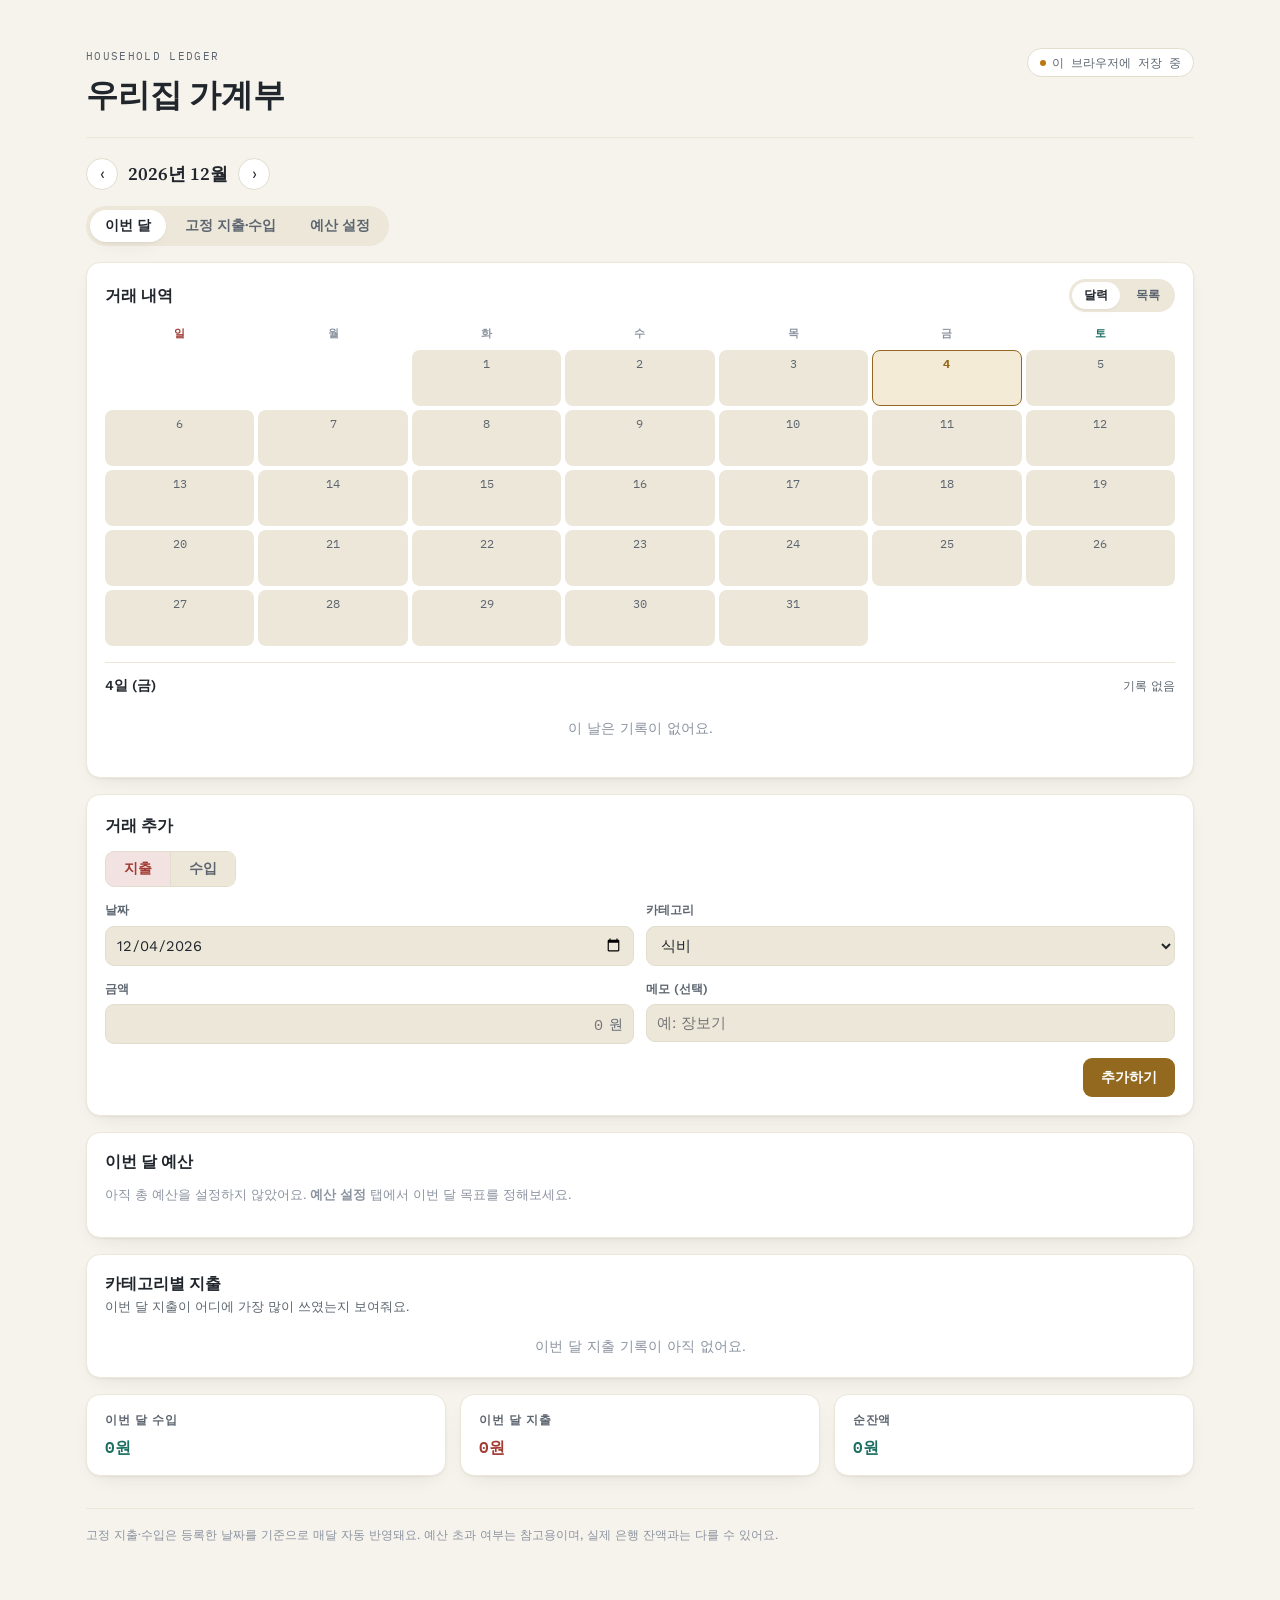
<file: index.html>
<!DOCTYPE html>
<html lang="ko">
<head>
<meta charset="UTF-8" />
<meta name="viewport" content="width=device-width, initial-scale=1, viewport-fit=cover" />
<title>우리집 가계부</title>
<meta name="description" content="수입·지출 기록, 예산 관리, 달력 보기를 제공하는 개인 가계부" />
<meta name="theme-color" content="#93691f" />
<meta name="mobile-web-app-capable" content="yes" />
<meta name="apple-mobile-web-app-capable" content="yes" />
<meta name="apple-mobile-web-app-status-bar-style" content="black-translucent" />
<meta name="apple-mobile-web-app-title" content="가계부" />
<link rel="manifest" href="manifest.json" />
<link rel="icon" href="icon-512.png" />
<link rel="apple-touch-icon" href="icon-192.png" />
<link rel="preconnect" href="https://fonts.googleapis.com" />
<link rel="preconnect" href="https://fonts.gstatic.com" crossorigin />
<link href="https://fonts.googleapis.com/css2?family=Source+Serif+4:opsz,wght@8..60,500;8..60,600;8..60,700&family=Work+Sans:wght@400;500;600;700&family=IBM+Plex+Mono:wght@400;500;600&display=swap" rel="stylesheet" />
<link rel="stylesheet" href="styles.css" />
</head>
<body>
<div class="page" id="app"></div>
<div class="toast" id="toast"></div>
<script src="app.js"></script>
</body>
</html>
</file>
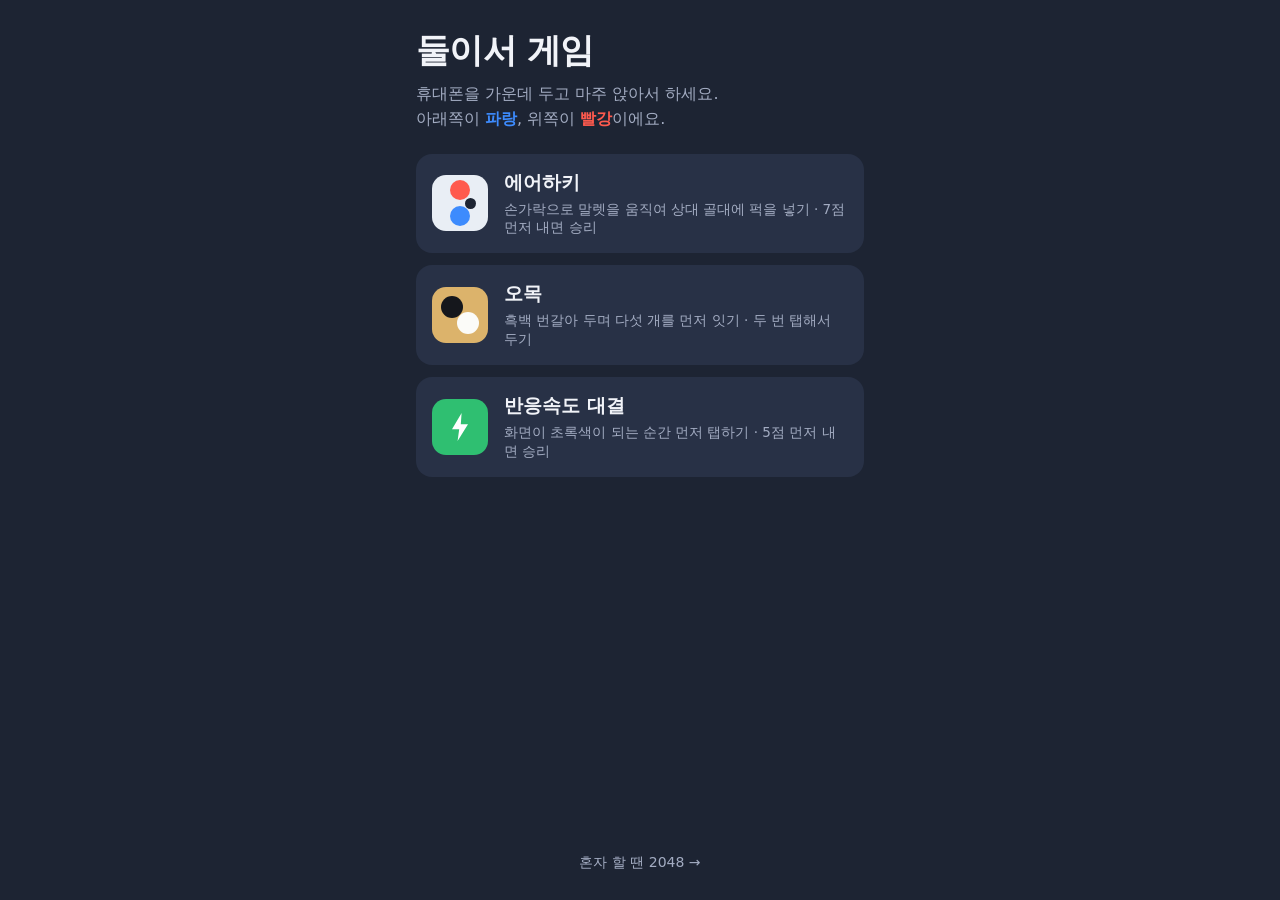
<file: duo/index.html>
<!DOCTYPE html>
<html lang="ko">
<head>
<meta charset="UTF-8" />
<meta name="viewport" content="width=device-width, initial-scale=1, viewport-fit=cover, user-scalable=no" />
<title>둘이서 게임</title>
<meta name="description" content="휴대폰 하나로 마주 앉아 즐기는 2인용 게임 모음" />
<meta name="theme-color" content="#1d2433" />
<meta name="mobile-web-app-capable" content="yes" />
<meta name="apple-mobile-web-app-capable" content="yes" />
<meta name="apple-mobile-web-app-status-bar-style" content="black-translucent" />
<meta name="apple-mobile-web-app-title" content="둘이서" />
<link rel="manifest" href="manifest.json" />
<link rel="icon" href="icon-512.png" />
<link rel="apple-touch-icon" href="icon-192.png" />
<link rel="stylesheet" href="styles.css" />
</head>
<body>
<main class="home" id="home">
  <header>
    <h1>둘이서 게임</h1>
    <p>휴대폰을 가운데 두고 마주 앉아서 하세요.<br />아래쪽이 <b class="c1">파랑</b>, 위쪽이 <b class="c2">빨강</b>이에요.</p>
  </header>
  <nav class="menu">
    <a class="card" href="#hockey">
      <span class="ico ico-hockey" aria-hidden="true"><i></i></span>
      <span class="txt"><strong>에어하키</strong><small>손가락으로 말렛을 움직여 상대 골대에 퍽을 넣기 · 7점 먼저 내면 승리</small></span>
    </a>
    <a class="card" href="#omok">
      <span class="ico ico-omok" aria-hidden="true"><i></i><i></i></span>
      <span class="txt"><strong>오목</strong><small>흑백 번갈아 두며 다섯 개를 먼저 잇기 · 두 번 탭해서 두기</small></span>
    </a>
    <a class="card" href="#reflex">
      <span class="ico ico-reflex" aria-hidden="true"><i></i></span>
      <span class="txt"><strong>반응속도 대결</strong><small>화면이 초록색이 되는 순간 먼저 탭하기 · 5점 먼저 내면 승리</small></span>
    </a>
  </nav>
  <a class="solo" href="../game/">혼자 할 땐 2048 →</a>
</main>

<section class="play" id="play" hidden>
  <div class="stage" id="stage"></div>
  <button class="close" id="btnClose" aria-label="메뉴로">✕</button>
</section>
<script src="app.js"></script>
</body>
</html>
</file>
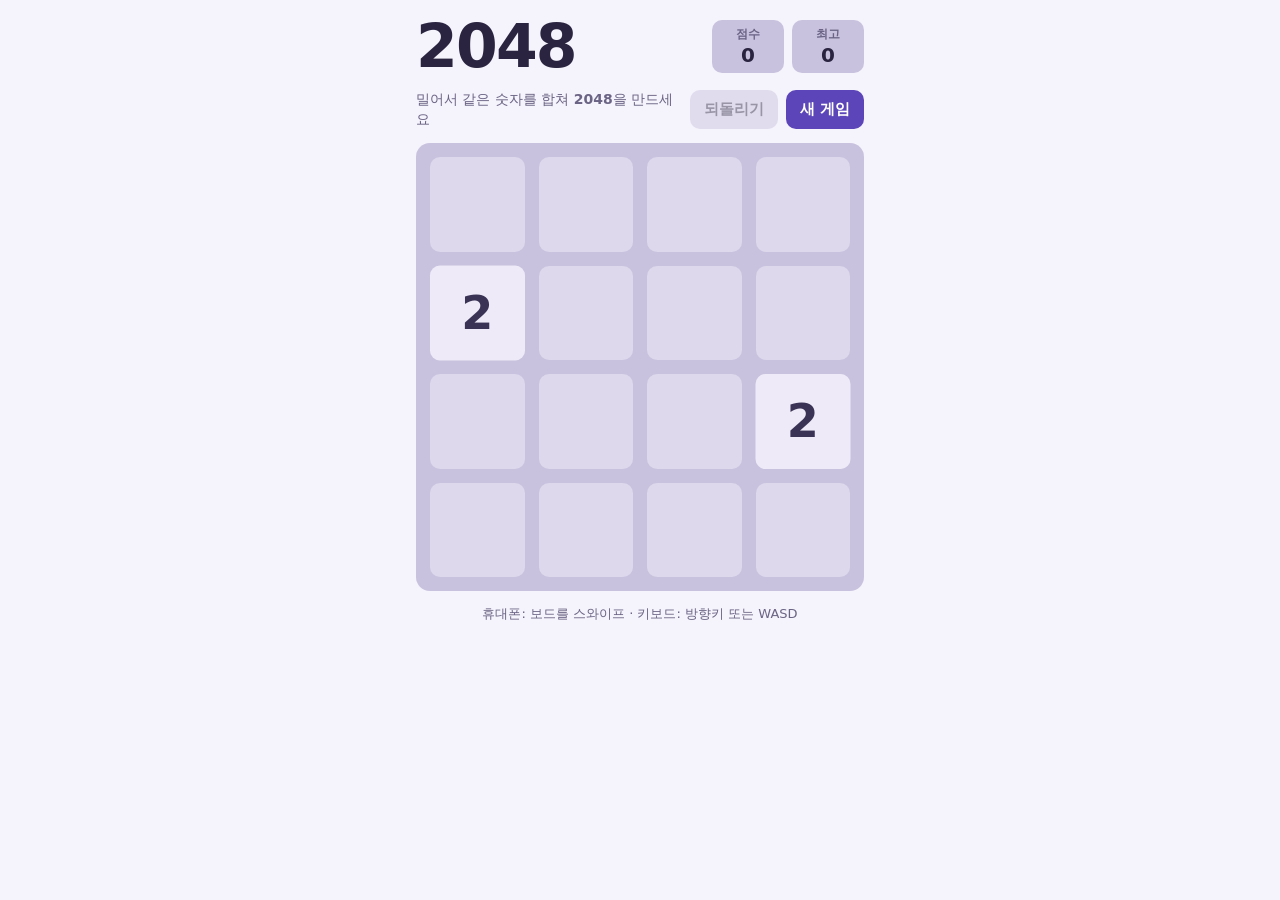
<file: game/index.html>
<!DOCTYPE html>
<html lang="ko">
<head>
<meta charset="UTF-8" />
<meta name="viewport" content="width=device-width, initial-scale=1, viewport-fit=cover, user-scalable=no" />
<title>2048 퍼즐</title>
<meta name="description" content="밀어서 같은 숫자를 합치는 2048 퍼즐 게임" />
<meta name="theme-color" content="#3b2f6b" />
<meta name="mobile-web-app-capable" content="yes" />
<meta name="apple-mobile-web-app-capable" content="yes" />
<meta name="apple-mobile-web-app-status-bar-style" content="black-translucent" />
<meta name="apple-mobile-web-app-title" content="2048" />
<link rel="manifest" href="manifest.json" />
<link rel="icon" href="icon-512.png" />
<link rel="apple-touch-icon" href="icon-192.png" />
<link rel="stylesheet" href="styles.css" />
</head>
<body>
<main class="wrap">
  <header class="top">
    <h1 class="title">2048</h1>
    <div class="scores">
      <div class="score"><span>점수</span><strong id="score">0</strong></div>
      <div class="score"><span>최고</span><strong id="best">0</strong></div>
    </div>
  </header>

  <div class="bar">
    <p class="hint">밀어서 같은 숫자를 합쳐 <b>2048</b>을 만드세요</p>
    <div class="actions">
      <button class="btn ghost" id="btnUndo" disabled>되돌리기</button>
      <button class="btn" id="btnNew">새 게임</button>
    </div>
  </div>

  <div class="board" id="board">
    <div class="cells" aria-hidden="true"></div>
    <div class="tiles" id="tiles"></div>
    <div class="overlay" id="overlay" hidden>
      <strong id="overlayTitle"></strong>
      <p id="overlayText"></p>
      <div class="actions">
        <button class="btn ghost" id="btnKeep" hidden>계속하기</button>
        <button class="btn" id="btnRetry">새 게임</button>
      </div>
    </div>
  </div>

  <p class="foot">휴대폰: 보드를 스와이프 · 키보드: 방향키 또는 WASD</p>
</main>
<script src="app.js"></script>
</body>
</html>
</file>
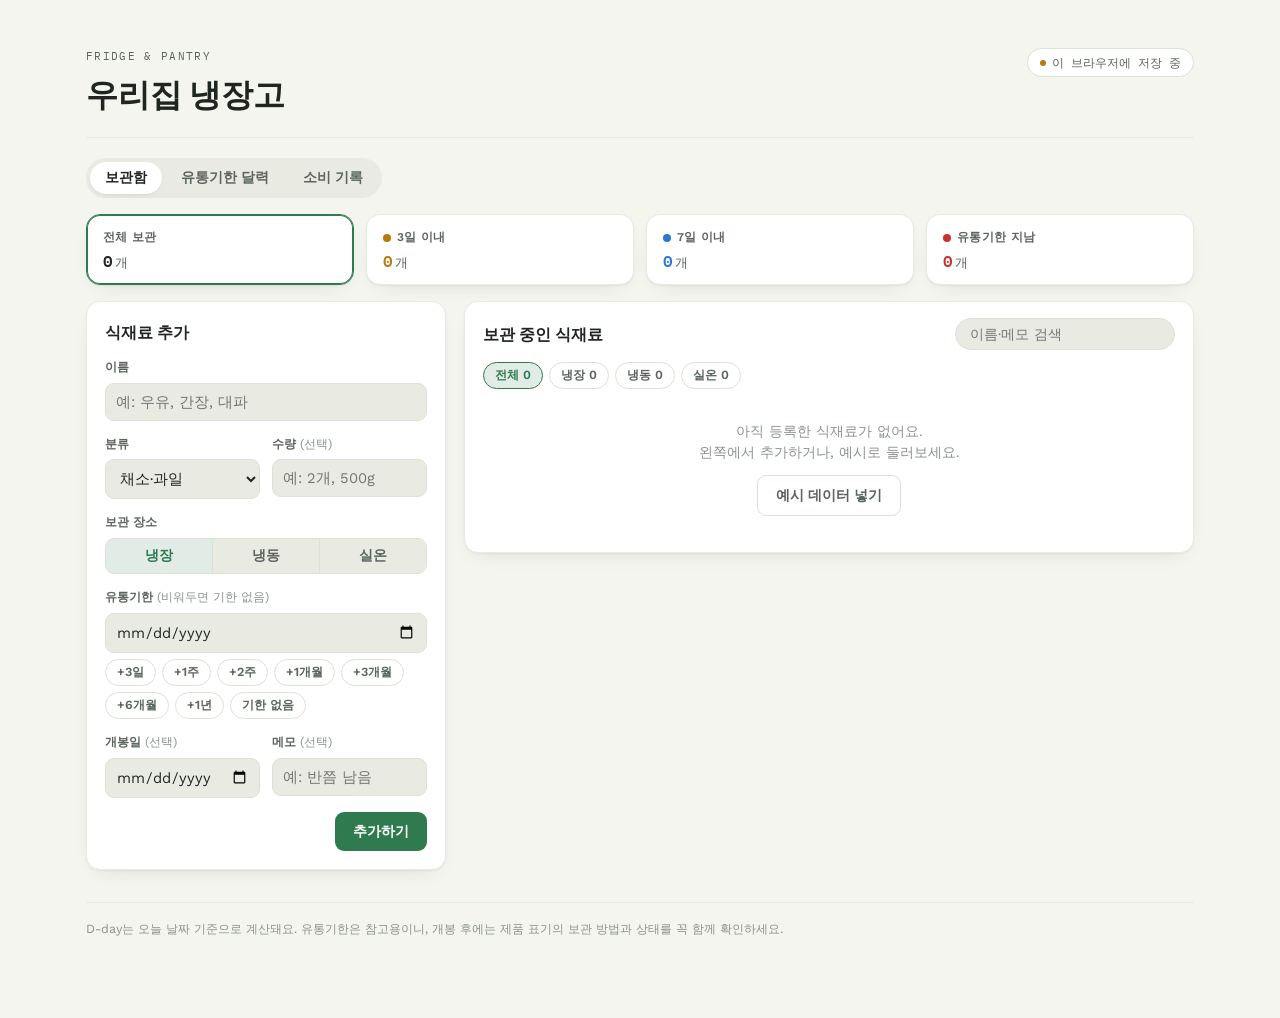
<file: pantry/index.html>
<!DOCTYPE html>
<html lang="ko">
<head>
<meta charset="UTF-8" />
<meta name="viewport" content="width=device-width, initial-scale=1, viewport-fit=cover" />
<title>우리집 냉장고</title>
<meta name="description" content="집에 있는 식재료와 조미료의 유통기한을 관리하는 앱" />
<meta name="theme-color" content="#2f7a4f" />
<meta name="mobile-web-app-capable" content="yes" />
<meta name="apple-mobile-web-app-capable" content="yes" />
<meta name="apple-mobile-web-app-status-bar-style" content="black-translucent" />
<meta name="apple-mobile-web-app-title" content="냉장고" />
<link rel="manifest" href="manifest.json" />
<link rel="icon" href="icon-512.png" />
<link rel="apple-touch-icon" href="icon-192.png" />
<link rel="preconnect" href="https://fonts.googleapis.com" />
<link rel="preconnect" href="https://fonts.gstatic.com" crossorigin />
<link href="https://fonts.googleapis.com/css2?family=Source+Serif+4:opsz,wght@8..60,500;8..60,600;8..60,700&family=Work+Sans:wght@400;500;600;700&family=IBM+Plex+Mono:wght@400;500;600&display=swap" rel="stylesheet" crossorigin="anonymous" />
<link rel="stylesheet" href="styles.css" />
</head>
<body>
<div class="page" id="app"></div>
<div class="toast" id="toast"></div>
<input type="file" id="importFile" accept="application/json,.json" hidden />
<script src="app.js"></script>
</body>
</html>
</file>
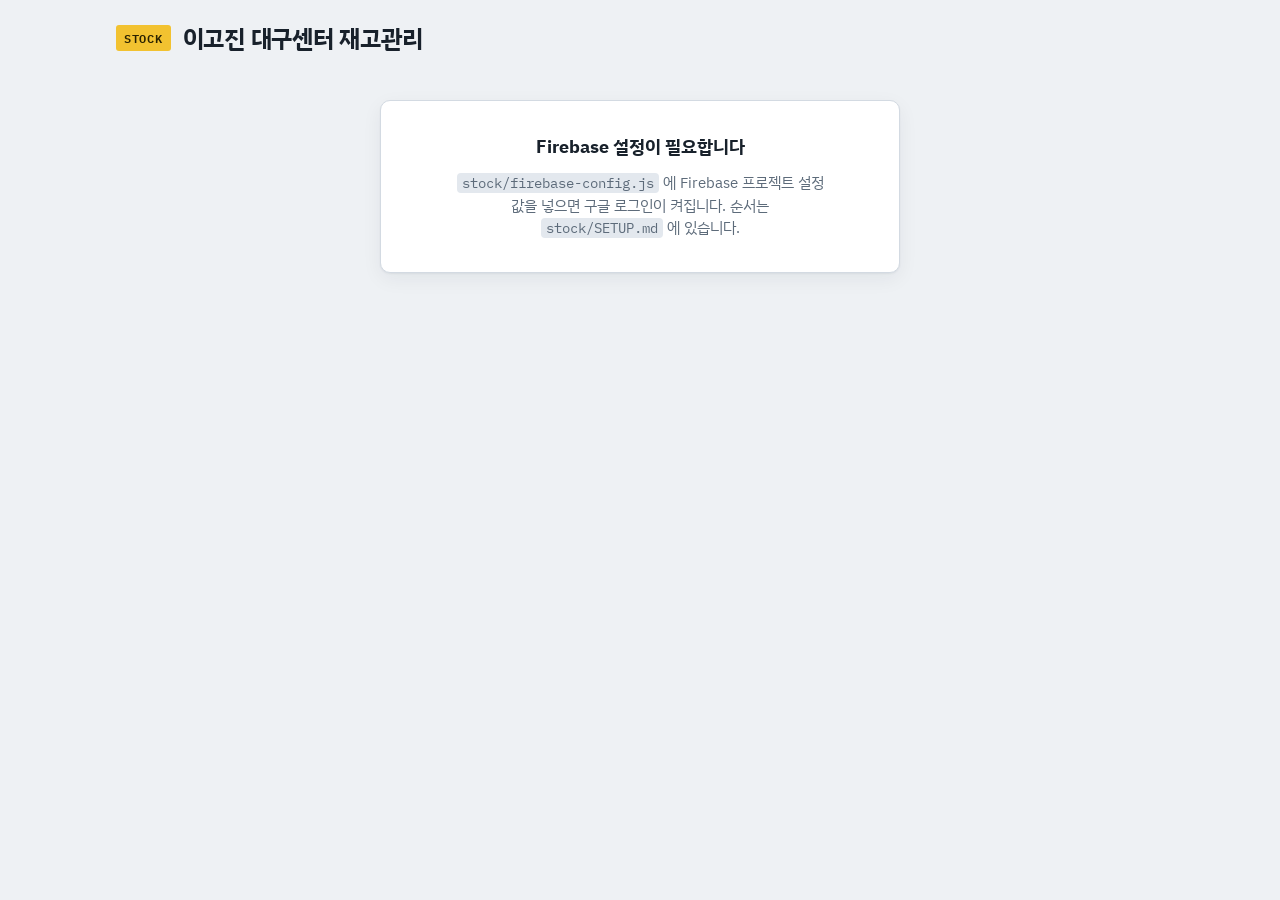
<file: stock/index.html>
<!DOCTYPE html>
<html lang="ko">
<head>
<meta charset="UTF-8" />
<meta name="viewport" content="width=device-width, initial-scale=1, viewport-fit=cover" />
<title>이고진 대구센터 재고관리</title>
<meta name="description" content="팀원들이 구글 계정으로 로그인해 함께 쓰는 재고 관리 앱" />
<meta name="theme-color" content="#1f5743" />
<meta name="mobile-web-app-capable" content="yes" />
<meta name="apple-mobile-web-app-capable" content="yes" />
<meta name="apple-mobile-web-app-status-bar-style" content="black-translucent" />
<meta name="apple-mobile-web-app-title" content="재고관리" />
<link rel="manifest" href="manifest.json" />
<link rel="icon" href="icon-512.png" />
<link rel="apple-touch-icon" href="icon-192.png" />
<link rel="preconnect" href="https://fonts.googleapis.com" />
<link rel="preconnect" href="https://fonts.gstatic.com" crossorigin />
<link href="https://fonts.googleapis.com/css2?family=IBM+Plex+Mono:wght@500;600&family=IBM+Plex+Sans+KR:wght@400;500;600;700&display=swap" rel="stylesheet" crossorigin="anonymous" />
<link rel="stylesheet" href="styles.css" />
</head>
<body>
<div class="wrap">
  <header class="top">
    <div class="brand">
      <span class="tag">STOCK</span>
      <h1>이고진 대구센터 재고관리</h1>
    </div>
    <div class="who" id="who" hidden>
      <img id="whoImg" alt="" referrerpolicy="no-referrer" />
      <span id="whoName"></span>
      <span class="role" id="whoRole"></span>
      <button class="link" id="btnSignOut">로그아웃</button>
    </div>
  </header>

  <!-- 설정 전 -->
  <section class="card center" id="scrSetup" hidden>
    <strong>Firebase 설정이 필요합니다</strong>
    <p><code>stock/firebase-config.js</code> 에 Firebase 프로젝트 설정값을 넣으면 구글 로그인이 켜집니다. 순서는 <code>stock/SETUP.md</code> 에 있습니다.</p>
  </section>

  <!-- 연결 중 -->
  <section class="card center" id="scrLoading">
    <strong>불러오는 중…</strong>
  </section>

  <!-- 로그인 -->
  <section class="card center" id="scrSignin" hidden>
    <strong>구글 계정으로 로그인하세요</strong>
    <p>재고를 바꾸면 로그인한 계정 이름으로 입출고 기록이 남습니다. 관리자가 등록한 이메일만 사용할 수 있습니다.</p>
    <button class="btn google" id="btnSignIn">
      <svg width="18" height="18" viewBox="0 0 48 48" aria-hidden="true"><path fill="#FFC107" d="M43.6 20.5H42V20H24v8h11.3C33.7 32.7 29.2 36 24 36c-6.6 0-12-5.4-12-12s5.4-12 12-12c3.1 0 5.8 1.2 7.9 3.1l5.7-5.7C34 6.1 29.3 4 24 4 12.9 4 4 12.9 4 24s8.9 20 20 20 20-8.9 20-20c0-1.3-.1-2.4-.4-3.5z"/><path fill="#FF3D00" d="m6.3 14.7 6.6 4.8C14.7 15.1 19 12 24 12c3.1 0 5.8 1.2 7.9 3.1l5.7-5.7C34 6.1 29.3 4 24 4 16.3 4 9.7 8.3 6.3 14.7z"/><path fill="#4CAF50" d="M24 44c5.2 0 9.9-2 13.4-5.2l-6.2-5.2C29.2 35.1 26.7 36 24 36c-5.2 0-9.6-3.3-11.3-7.9l-6.5 5C9.5 39.6 16.2 44 24 44z"/><path fill="#1976D2" d="M43.6 20.5H42V20H24v8h11.3c-.8 2.2-2.2 4.2-4.1 5.6l6.2 5.2C37 39.2 44 34 44 24c0-1.3-.1-2.4-.4-3.5z"/></svg>
      Google로 로그인
    </button>
    <p class="err" id="signErr"></p>
  </section>

  <!-- 권한 없음 -->
  <section class="card center" id="scrDenied" hidden>
    <strong>아직 등록되지 않은 계정입니다</strong>
    <p><b id="deniedEmail"></b> 계정은 이 재고관리 앱에 등록되어 있지 않습니다. 관리자에게 이 이메일을 팀원으로 추가해 달라고 요청하세요.</p>
    <button class="btn" id="btnSwitch">다른 계정으로 로그인</button>
  </section>

  <!-- 본 화면 -->
  <main id="scrMain" hidden>
    <div class="banner" id="banner" hidden></div>

    <section class="stats" aria-label="재고 요약">
      <div class="stat"><span class="k">품목 수</span><span class="v" id="sItems">–</span></div>
      <div class="stat warn"><span class="k">부족</span><span class="v" id="sLow">–</span></div>
      <div class="stat bad"><span class="k">재고 없음</span><span class="v" id="sOut">–</span></div>
      <div class="stat"><span class="k">오늘 입출고</span><span class="v" id="sToday">–</span></div>
    </section>

    <nav class="tabs" role="tablist">
      <button role="tab" data-tab="items" aria-selected="true">품목</button>
      <button role="tab" data-tab="log" aria-selected="false">입출고 기록</button>
      <button role="tab" data-tab="members" aria-selected="false">팀원</button>
    </nav>

    <section id="viewItems" class="view">
      <div class="toolbar">
        <input class="search" type="search" id="q" placeholder="품목명, 분류, 메모 검색" />
        <div class="tb-btns">
          <button class="btn" id="btnCats">분류 관리</button>
          <button class="btn" id="btnCsv">CSV 내보내기</button>
          <button class="btn" id="btnImport" hidden>일괄 등록</button>
          <button class="btn primary" id="btnAdd">+ 품목 추가</button>
        </div>
      </div>
      <div class="chips" id="catChips" role="group" aria-label="분류 필터"></div>
      <div class="panel">
        <div id="listWrap">
          <div class="tbl-wrap">
            <table>
              <thead><tr>
                <th>품목</th><th>분류</th><th class="r">현재 수량</th><th>최근 변경</th><th class="r">입출고</th>
              </tr></thead>
              <tbody id="rows"></tbody>
            </table>
          </div>
          <p class="mhint">이름을 누르면 입출고, 분류를 누르면 수정</p>
          <ul class="mlist" id="mrows"></ul>
        </div>
        <div class="empty" id="empty" hidden></div>
      </div>
    </section>

    <section id="viewLog" class="view" hidden>
      <div class="panel">
        <ul class="log" id="log"></ul>
        <div class="empty" id="logEmpty" hidden><strong>아직 기록이 없습니다</strong><span>품목을 추가하거나 입고·출고하면 누가 언제 바꿨는지 여기에 남습니다.</span></div>
      </div>
    </section>

    <section id="viewMembers" class="view" hidden>
      <form class="toolbar" id="fMember" hidden>
        <input class="search" type="email" id="mEmail" placeholder="추가할 팀원의 구글 이메일" required />
        <select id="mRole" aria-label="권한">
          <option value="member">팀원</option>
          <option value="admin">관리자</option>
        </select>
        <button class="btn primary" type="submit">팀원 추가</button>
      </form>
      <p class="err" id="memberErr"></p>
      <div class="panel">
        <ul class="members" id="members"></ul>
      </div>
      <p class="meta">팀원은 품목 등록·수정과 입출고를 할 수 있습니다. 관리자는 여기에 더해 품목 삭제와 팀원 관리를 할 수 있습니다.</p>
    </section>
  </main>
</div>

<!-- 품목 추가/수정 -->
<dialog id="dItem">
  <form class="dlg" id="fItem">
    <h2 id="dItemTitle">품목 추가</h2>
    <div class="field"><label for="iName">품목명</label><input type="text" id="iName" required maxlength="80" placeholder="예: 런닝머신 X1" /></div>
    <div class="row2">
      <div class="field"><label for="iCat">분류</label><input type="text" id="iCat" list="catList" maxlength="40" placeholder="예: 런닝머신" /></div>
      <div class="field"><label for="iLoc">보관 위치</label><input type="text" id="iLoc" maxlength="30" placeholder="예: A-03" /></div>
    </div>
    <datalist id="catList"></datalist>
    <div class="row2">
      <div class="field" id="iQtyField"><label for="iQty">시작 수량</label><input type="number" id="iQty" min="0" step="1" value="0" inputmode="numeric" /></div>
      <div class="field"><label for="iUnit">단위</label><input type="text" id="iUnit" maxlength="10" placeholder="개, 박스, kg" /></div>
    </div>
    <div class="field"><label for="iMin">최소 수량 (이하이면 '부족' 표시)</label><input type="number" id="iMin" min="0" step="1" value="0" inputmode="numeric" /></div>
    <div class="field"><label for="iNote">메모</label><input type="text" id="iNote" maxlength="200" placeholder="거래처, 규격 등" /></div>
    <div class="confirm" id="delConfirm" hidden>
      <span>이 품목을 삭제할까요? 기록은 남습니다.</span>
      <span class="confirm-btns"><button type="button" class="btn" id="delNo">취소</button><button type="button" class="btn danger solid" id="delYes">삭제</button></span>
    </div>
    <p class="err" id="iErr"></p>
    <div class="dlg-foot">
      <button type="button" class="btn danger" id="btnDel" hidden>삭제</button>
      <span class="spacer"></span>
      <button type="button" class="btn" data-close>취소</button>
      <button type="submit" class="btn primary" id="iSave">저장</button>
    </div>
  </form>
</dialog>

<!-- 입출고 -->
<dialog id="dMove">
  <form class="dlg" id="fMove">
    <h2 id="mTitle">입출고</h2>
    <div class="seg" role="group" aria-label="종류">
      <button type="button" class="in" data-kind="in" aria-pressed="true">입고 +</button>
      <button type="button" class="out" data-kind="out" aria-pressed="false">출고 −</button>
      <button type="button" class="adj" data-kind="adjust" aria-pressed="false">실사 조정</button>
    </div>
    <div class="field"><label for="mAmt" id="mAmtLabel">수량</label><input type="number" id="mAmt" min="0" step="1" value="1" inputmode="numeric" required /></div>
    <div class="preview" id="mPreview"></div>
    <div class="field"><label for="mNote">메모 (선택)</label><input type="text" id="mNote" maxlength="200" placeholder="예: 3층 회의실 비품 보충" /></div>
    <p class="err" id="mErr"></p>
    <div class="dlg-foot">
      <button type="button" class="btn" data-close>취소</button>
      <button type="submit" class="btn primary" id="mSave">기록</button>
    </div>
  </form>
</dialog>

<!-- 분류 관리 -->
<dialog id="dCats">
  <form class="dlg" id="fCats">
    <h2>분류 관리</h2>
    <p class="meta">이름을 고치고 '변경'을 누르면 그 분류의 품목이 모두 한 번에 바뀝니다. 이미 있는 분류 이름으로 바꾸면 두 분류가 합쳐집니다. 품목 하나만 바꾸려면 표의 분류 칸을 누르세요.</p>
    <ul class="catlist" id="catRows"></ul>
    <p class="err" id="cErr"></p>
    <div class="dlg-foot"><button type="button" class="btn" data-close>닫기</button></div>
  </form>
</dialog>

<!-- 일괄 등록 -->
<dialog id="dImport" class="wide">
  <form class="dlg" id="fImport">
    <h2>일괄 등록</h2>
    <p class="meta">구글 시트나 엑셀에서 칸을 복사해 붙여넣으세요. 한 줄에 품목 하나, 열 순서는<br>
      <b>품목명 · 분류 · 수량</b> · 단위 · 위치 · 최소 수량 (뒤의 세 개는 없어도 됩니다)</p>
    <textarea id="impText" rows="8" placeholder="런닝머신 X1&#9;런닝머신&#9;5&#9;대&#10;스핀바이크 S2&#9;실내자전거&#9;3&#9;대"></textarea>
    <div class="imp-preview" id="impPreview"></div>
    <p class="err" id="impErr"></p>
    <div class="dlg-foot">
      <button type="button" class="btn" data-close>취소</button>
      <button type="submit" class="btn primary" id="impSave" disabled>등록</button>
    </div>
  </form>
</dialog>

<div class="toast" id="toast" hidden role="status"></div>
<script type="module" src="app.js"></script>
</body>
</html>
</file>
<file: styles.css>
:root{
  --paper: #f6f3ec;
  --surface: #ffffff;
  --surface-sunken: #ece7d9;
  --ink: #21262d;
  --ink-muted: #5d6670;
  --ink-faint: #8b93a0;
  --border: #e3ddcd;
  --border-soft: #ece7d9;

  --income: #1c6e62;
  --income-fill: rgba(28,110,98,0.14);
  --expense: #a23b34;
  --expense-fill: rgba(162,59,52,0.14);
  --accent: #93691f;
  --accent-fill: rgba(184,134,11,0.16);
  --focus: #93691f;

  --good: #0ca30c;
  --warning: #b9790f;
  --critical: #c9332e;
  --good-fill: rgba(12,163,12,0.13);
  --warning-fill: rgba(185,121,15,0.15);
  --critical-fill: rgba(201,51,46,0.13);

  --cat-1: #2a78d6; --cat-2: #d9591e; --cat-3: #1baf7a; --cat-4: #b8860b;
  --cat-5: #c14f7b; --cat-6: #4f7d1c; --cat-7: #4a3aa7; --cat-other: #8b8681;

  --shadow: 0 1px 2px rgba(33,38,45,0.05), 0 8px 22px -12px rgba(33,38,45,0.16);
  --radius-md: 14px;
  --radius-sm: 9px;

  --font-display: "Source Serif 4", "Noto Serif KR", ui-serif, serif;
  --font-body: "Work Sans", "Pretendard", "Apple SD Gothic Neo", sans-serif;
  --font-mono: "IBM Plex Mono", "Noto Sans Mono", ui-monospace, monospace;
}
@media (prefers-color-scheme: dark){
  :root:not([data-theme="light"]){
    --paper: #14171a; --surface: #1b1f23; --surface-sunken: #101315;
    --ink: #edf0f2; --ink-muted: #a7b0b8; --ink-faint: #6c7680;
    --border: #262b30; --border-soft: #202428;
    --income: #55b6a4; --income-fill: rgba(85,182,164,0.16);
    --expense: #e2897f; --expense-fill: rgba(226,137,127,0.16);
    --accent: #d9b25c; --accent-fill: rgba(217,178,92,0.16); --focus: #d9b25c;
    --good: #3ec23e; --warning: #f0ad3d; --critical: #ea6b65;
    --good-fill: rgba(62,194,62,0.15); --warning-fill: rgba(240,173,61,0.15); --critical-fill: rgba(234,107,101,0.15);
    --cat-1: #3987e5; --cat-2: #e37440; --cat-3: #199e70; --cat-4: #d9a52e;
    --cat-5: #d97ba0; --cat-6: #7ba33e; --cat-7: #9085e9; --cat-other: #9b968c;
    --shadow: 0 1px 2px rgba(0,0,0,0.3), 0 12px 30px -16px rgba(0,0,0,0.6);
  }
}
:root[data-theme="dark"]{
  --paper: #14171a; --surface: #1b1f23; --surface-sunken: #101315;
  --ink: #edf0f2; --ink-muted: #a7b0b8; --ink-faint: #6c7680;
  --border: #262b30; --border-soft: #202428;
  --income: #55b6a4; --income-fill: rgba(85,182,164,0.16);
  --expense: #e2897f; --expense-fill: rgba(226,137,127,0.16);
  --accent: #d9b25c; --accent-fill: rgba(217,178,92,0.16); --focus: #d9b25c;
  --good: #3ec23e; --warning: #f0ad3d; --critical: #ea6b65;
  --good-fill: rgba(62,194,62,0.15); --warning-fill: rgba(240,173,61,0.15); --critical-fill: rgba(234,107,101,0.15);
  --cat-1: #3987e5; --cat-2: #e37440; --cat-3: #199e70; --cat-4: #d9a52e;
  --cat-5: #d97ba0; --cat-6: #7ba33e; --cat-7: #9085e9; --cat-other: #9b968c;
  --shadow: 0 1px 2px rgba(0,0,0,0.3), 0 12px 30px -16px rgba(0,0,0,0.6);
}

*,*::before,*::after{ box-sizing:border-box; }
html{ color-scheme: light dark; }
body{
  margin:0; background:var(--paper); color:var(--ink);
  font-family:var(--font-body); font-size:16px; line-height:1.5;
  -webkit-font-smoothing:antialiased;
}
h1,h2,h3{ font-family:var(--font-display); font-weight:600; margin:0; text-wrap:balance; }
p{ margin:0; }
button,input,select{ font-family:inherit; color:inherit; }
.tabular{ font-variant-numeric:tabular-nums; font-feature-settings:"tnum" 1; }
a{ color:var(--accent); }
::selection{ background:var(--accent-fill); }
:focus-visible{ outline:2px solid var(--focus); outline-offset:2px; border-radius:4px; }
@media (prefers-reduced-motion: reduce){ *{ animation-duration:0.001ms !important; transition-duration:0.001ms !important; } }

.page{
  max-width:1180px; margin:0 auto;
  padding:clamp(18px,4vw,48px) clamp(16px,4vw,36px) 80px;
  padding-left:max(clamp(16px,4vw,36px), env(safe-area-inset-left));
  padding-right:max(clamp(16px,4vw,36px), env(safe-area-inset-right));
  padding-bottom:max(80px, calc(80px + env(safe-area-inset-bottom)));
}

header.top{
  display:flex; align-items:flex-start; justify-content:space-between; gap:16px;
  padding-bottom:18px; border-bottom:1px solid var(--border-soft); margin-bottom:20px; flex-wrap:wrap;
}
.brand .eyebrow{ font-family:var(--font-mono); font-size:0.7rem; letter-spacing:0.12em; text-transform:uppercase; color:var(--ink-muted); margin:0 0 6px; }
.brand h1{ font-size:clamp(1.6rem,1.3rem+1vw,2.1rem); }
.save-chip{
  font-family:var(--font-mono); font-size:0.72rem; color:var(--ink-muted);
  background:var(--surface); border:1px solid var(--border); border-radius:999px;
  padding:5px 12px; display:flex; align-items:center; gap:6px; white-space:nowrap; align-self:flex-start;
}
.save-chip .led{ width:6px; height:6px; border-radius:50%; background:var(--good); display:inline-block; }
.save-chip.local .led{ background:var(--warning); }

.month-bar{ display:flex; align-items:center; justify-content:space-between; gap:12px; margin-bottom:16px; flex-wrap:wrap; }
.month-nav{ display:flex; align-items:center; gap:10px; }
.month-nav button{
  width:32px; height:32px; border-radius:50%; border:1px solid var(--border); background:var(--surface);
  color:var(--ink); font-size:1rem; cursor:pointer; display:flex; align-items:center; justify-content:center;
}
.month-nav button:hover{ background:var(--surface-sunken); }
.month-label{ font-family:var(--font-display); font-weight:600; font-size:1.15rem; min-width:9ch; text-align:center; }
.today-btn{
  border:1px solid var(--border); background:var(--surface); color:var(--ink-muted); border-radius:999px;
  padding:5px 12px; font-size:0.78rem; cursor:pointer;
}
.today-btn:hover{ background:var(--surface-sunken); }

.tabs{ display:flex; gap:4px; background:var(--surface-sunken); border-radius:999px; padding:4px; width:fit-content; }
.tabs button{
  border:0; background:transparent; padding:7px 15px; border-radius:999px; font-size:0.85rem; font-weight:600;
  color:var(--ink-muted); cursor:pointer;
}
.tabs button[aria-selected="true"]{ background:var(--surface); color:var(--ink); box-shadow:var(--shadow); }

.card{ background:var(--surface); border:1px solid var(--border-soft); border-radius:var(--radius-md); box-shadow:var(--shadow); }

.stack{ display:flex; flex-direction:column; gap:16px; }
.stat-grid{ display:grid; grid-template-columns:repeat(3,1fr); gap:14px; }
@media (max-width:640px){ .stat-grid{ grid-template-columns:1fr; } }
.stat{ padding:16px 18px; display:flex; flex-direction:column; gap:5px; }
.stat .k{ font-size:0.76rem; text-transform:uppercase; letter-spacing:0.05em; color:var(--ink-muted); font-weight:600; }
.stat .v{ font-family:var(--font-mono); font-weight:600; font-size:clamp(1.1rem,1rem+0.6vw,1.5rem); }
.stat.income .v{ color:var(--income); }
.stat.expense .v{ color:var(--expense); }
.stat.net .v.pos{ color:var(--income); }
.stat.net .v.neg{ color:var(--expense); }

.layout{ display:grid; grid-template-columns:minmax(0,340px) minmax(0,1fr); gap:18px; align-items:start; }
@media (max-width:900px){ .layout{ grid-template-columns:1fr; } }
.col{ display:flex; flex-direction:column; gap:16px; min-width:0; }

.section-title{ font-size:1rem; padding:16px 18px 0; }
.section-sub{ font-size:0.8rem; color:var(--ink-muted); padding:2px 18px 0; }

/* budget */
.budget-card{ padding-bottom:16px; }
.budget-summary{ padding:14px 18px 4px; }
.progress-track{ height:9px; border-radius:5px; background:var(--surface-sunken); overflow:hidden; margin-top:8px; }
.progress-fill{ height:100%; border-radius:5px; background:var(--good); }
.progress-fill.warning{ background:var(--warning); }
.progress-fill.critical{ background:var(--critical); }
.progress-row{ display:flex; justify-content:space-between; font-size:0.82rem; color:var(--ink-muted); margin-top:6px; }
.status-pill{ display:inline-flex; align-items:center; gap:5px; font-size:0.72rem; font-weight:700; padding:2px 8px; border-radius:999px; }
.status-pill.good{ background:var(--good-fill); color:var(--good); }
.status-pill.warning{ background:var(--warning-fill); color:var(--warning); }
.status-pill.critical{ background:var(--critical-fill); color:var(--critical); }
.status-pill::before{ content:"●"; font-size:0.6rem; }
.no-budget-hint{ padding:12px 18px 16px; font-size:0.82rem; color:var(--ink-faint); }

/* category bars */
.cat-list{ display:flex; flex-direction:column; gap:12px; padding:14px 18px 18px; }
.cat-row-head{ display:flex; align-items:center; gap:8px; font-size:0.86rem; margin-bottom:5px; }
.cat-dot{ width:9px; height:9px; border-radius:3px; flex-shrink:0; }
.cat-dot.cat-1{ background:var(--cat-1); } .cat-dot.cat-2{ background:var(--cat-2); }
.cat-dot.cat-3{ background:var(--cat-3); } .cat-dot.cat-4{ background:var(--cat-4); }
.cat-dot.cat-5{ background:var(--cat-5); } .cat-dot.cat-6{ background:var(--cat-6); }
.cat-dot.cat-7{ background:var(--cat-7); } .cat-dot.cat-other{ background:var(--cat-other); }
.cat-name{ font-weight:600; }
.cat-amt{ margin-left:auto; font-size:0.84rem; color:var(--ink-muted); }
.cat-track{ position:relative; height:8px; border-radius:4px; background:var(--surface-sunken); overflow:visible; }
.cat-fill{ position:absolute; left:0; top:0; height:100%; border-radius:4px; }
.cat-fill.cat-1{ background:var(--cat-1); } .cat-fill.cat-2{ background:var(--cat-2); }
.cat-fill.cat-3{ background:var(--cat-3); } .cat-fill.cat-4{ background:var(--cat-4); }
.cat-fill.cat-5{ background:var(--cat-5); } .cat-fill.cat-6{ background:var(--cat-6); }
.cat-fill.cat-7{ background:var(--cat-7); } .cat-fill.cat-other{ background:var(--cat-other); }
.cat-budget-mark{ position:absolute; top:-3px; width:2px; height:14px; background:var(--ink); opacity:0.5; }
.cat-over{ color:var(--critical); font-size:0.72rem; font-weight:700; margin-top:3px; }
.empty-hint{ padding:20px 18px; color:var(--ink-faint); font-size:0.88rem; text-align:center; }

/* forms */
.form-card{ padding:18px; display:flex; flex-direction:column; gap:14px; }
.seg{ display:flex; border:1px solid var(--border); border-radius:var(--radius-sm); overflow:hidden; width:fit-content; }
.seg button{ padding:8px 18px; border:0; background:var(--surface-sunken); color:var(--ink-muted); font-weight:600; font-size:0.85rem; cursor:pointer; border-right:1px solid var(--border); }
.seg button:last-child{ border-right:0; }
.seg button[aria-pressed="true"].t-expense{ background:var(--expense-fill); color:var(--expense); }
.seg button[aria-pressed="true"].t-income{ background:var(--income-fill); color:var(--income); }
.field-row{ display:grid; grid-template-columns:1fr 1fr; gap:12px; }
@media (max-width:480px){ .field-row{ grid-template-columns:1fr; } }
.field{ display:flex; flex-direction:column; gap:6px; }
.field label{ font-size:0.78rem; color:var(--ink-muted); font-weight:600; }
.field input, .field select{
  border:1px solid var(--border); background:var(--surface-sunken); border-radius:var(--radius-sm);
  padding:9px 10px; font-size:0.92rem; color:var(--ink); width:100%;
}
.field input:focus, .field select:focus{ outline:none; border-color:var(--accent); }
.amount-row{ display:flex; align-items:center; background:var(--surface-sunken); border:1px solid var(--border); border-radius:var(--radius-sm); padding:0 10px; }
.amount-row input{ border:0; background:transparent; padding:9px 6px; font-family:var(--font-mono); font-size:0.95rem; width:100%; text-align:right; }
.amount-row input:focus{ outline:none; }
.amount-row span{ font-family:var(--font-mono); color:var(--ink-muted); font-size:0.85rem; }
.amount-row:focus-within{ border-color:var(--accent); }
.btn{
  border:0; border-radius:var(--radius-sm); padding:10px 18px; font-weight:700; font-size:0.9rem; cursor:pointer;
  background:var(--ink); color:var(--paper);
}
.btn:hover{ opacity:0.9; }
.btn.accent{ background:var(--accent); color:#fff; }
.btn-row{ display:flex; justify-content:flex-end; }

/* transaction list */
.txn-list{ display:flex; flex-direction:column; }
.txn-day{ font-family:var(--font-mono); font-size:0.72rem; color:var(--ink-faint); padding:14px 18px 4px; text-transform:uppercase; letter-spacing:0.04em; }
.txn-row{ display:flex; align-items:center; gap:10px; padding:9px 18px; border-top:1px solid var(--border-soft); }
.txn-row:first-of-type{ border-top:0; }
.txn-cat{ font-size:0.8rem; color:var(--ink-muted); white-space:nowrap; }
.txn-memo{ font-size:0.86rem; color:var(--ink); flex:1; min-width:0; overflow:hidden; text-overflow:ellipsis; white-space:nowrap; }
.txn-memo.empty{ color:var(--ink-faint); font-style:italic; }
.txn-amt{ font-family:var(--font-mono); font-weight:600; font-size:0.9rem; white-space:nowrap; }
.txn-amt.income{ color:var(--income); }
.txn-amt.expense{ color:var(--expense); }
.pill-fixed{ font-size:0.66rem; font-weight:700; background:var(--accent-fill); color:var(--accent); padding:1px 7px; border-radius:999px; white-space:nowrap; }
.txn-del{ border:0; background:transparent; color:var(--ink-faint); cursor:pointer; font-size:1rem; width:22px; height:22px; border-radius:50%; flex-shrink:0; }
.txn-del:hover{ background:var(--critical-fill); color:var(--critical); }

/* calendar */
.txn-card-head{ display:flex; align-items:center; justify-content:space-between; padding:16px 18px 0; gap:10px; flex-wrap:wrap; }
.view-toggle{ display:flex; gap:4px; background:var(--surface-sunken); border-radius:999px; padding:3px; flex-shrink:0; }
.view-toggle button{ border:0; background:transparent; padding:5px 12px; border-radius:999px; font-size:0.78rem; font-weight:600; color:var(--ink-muted); cursor:pointer; }
.view-toggle button[aria-pressed="true"]{ background:var(--surface); color:var(--ink); box-shadow:var(--shadow); }

.cal-wrap{ padding:14px 18px 18px; }
.cal-grid{ display:grid; grid-template-columns:repeat(7,1fr); gap:4px; }
.cal-weekday{ text-align:center; font-size:0.68rem; color:var(--ink-faint); font-weight:600; padding-bottom:4px; }
.cal-weekday.sun{ color:var(--expense); }
.cal-weekday.sat{ color:var(--income); }
.cal-cell{ border:1px solid transparent; background:var(--surface-sunken); border-radius:8px; min-height:56px; padding:5px 3px; display:flex; flex-direction:column; align-items:center; gap:1px; cursor:pointer; }
.cal-cell.empty{ background:transparent; cursor:default; border:0; }
.cal-cell:not(.empty):hover{ border-color:var(--border); }
.cal-cell.today{ border-color:var(--accent); }
.cal-cell.selected{ background:var(--accent-fill); border-color:var(--accent); }
.cal-daynum{ font-family:var(--font-mono); font-size:0.76rem; color:var(--ink-muted); }
.cal-cell.today .cal-daynum{ color:var(--accent); font-weight:700; }
.cal-amt{ font-family:var(--font-mono); font-size:0.6rem; line-height:1.3; white-space:nowrap; }
.cal-amt.expense{ color:var(--expense); }
.cal-amt.income{ color:var(--income); }

.day-detail{ margin-top:16px; border-top:1px solid var(--border-soft); padding-top:12px; }
.day-detail-head{ display:flex; justify-content:space-between; align-items:baseline; font-size:0.86rem; font-weight:600; margin-bottom:2px; }
.day-detail-sum{ font-size:0.76rem; color:var(--ink-muted); font-weight:400; }
.day-detail .txn-row{ padding:9px 0; }
.day-detail .txn-row:first-of-type{ border-top:1px solid var(--border-soft); }

/* recurring */
.rec-list{ display:flex; flex-direction:column; }
.rec-row{ display:flex; align-items:center; gap:12px; padding:12px 18px; border-top:1px solid var(--border-soft); }
.rec-row:first-of-type{ border-top:0; }
.rec-main{ flex:1; min-width:0; }
.rec-name{ font-weight:600; font-size:0.92rem; }
.rec-meta{ font-size:0.78rem; color:var(--ink-muted); margin-top:2px; }
.rec-amt{ font-family:var(--font-mono); font-weight:600; white-space:nowrap; }
.rec-amt.income{ color:var(--income); } .rec-amt.expense{ color:var(--expense); }
.switch{ position:relative; width:38px; height:22px; flex-shrink:0; }
.switch input{ opacity:0; width:0; height:0; }
.switch .track{ position:absolute; inset:0; background:var(--border); border-radius:999px; cursor:pointer; transition:background 120ms; }
.switch .knob{ position:absolute; top:2px; left:2px; width:18px; height:18px; border-radius:50%; background:var(--surface); transition:transform 120ms; box-shadow:0 1px 2px rgba(0,0,0,0.3); }
.switch input:checked + .track{ background:var(--income); }
.switch input:checked + .track .knob{ transform:translateX(16px); }
.rec-del{ border:0; background:transparent; color:var(--ink-faint); cursor:pointer; font-size:1rem; width:24px; height:24px; border-radius:50%; }
.rec-del:hover{ background:var(--critical-fill); color:var(--critical); }
.rec-row.inactive{ opacity:0.5; }

/* budget form */
.budget-grid{ display:grid; grid-template-columns:1fr 1fr; gap:12px 16px; }
@media (max-width:560px){ .budget-grid{ grid-template-columns:1fr; } }

.toast{
  position:fixed; bottom:20px; left:50%; transform:translateX(-50%) translateY(0); background:var(--ink); color:var(--paper);
  padding:10px 18px; border-radius:999px; font-size:0.85rem; box-shadow:var(--shadow); opacity:0; pointer-events:none;
  transition:opacity 200ms ease; z-index:20;
}
.toast.show{ opacity:1; }

footer.foot{ margin-top:32px; padding-top:16px; border-top:1px solid var(--border-soft); font-size:0.78rem; color:var(--ink-faint); line-height:1.6; }
</file>
<file: duo/styles.css>
:root{
  --bg: #1d2433;
  --surface: #283146;
  --surface-2: #323c55;
  --ink: #f1f3f8;
  --ink-muted: #a3acc2;
  --p1: #3d8bfd;
  --p1-soft: rgba(61,139,253,0.22);
  --p2: #ff5a4e;
  --p2-soft: rgba(255,90,78,0.22);
  --go: #2fbf71;
  --table: #e9eef5;
  --table-line: #c3cede;
  --wood: #dcb36b;
  --wood-line: #6b4f22;
  --radius: 16px;
  --font: -apple-system, BlinkMacSystemFont, "Apple SD Gothic Neo", "Noto Sans KR", "Malgun Gothic", system-ui, sans-serif;
}

*{ box-sizing: border-box; }
html, body{ margin: 0; height: 100%; }
body{
  background: var(--bg);
  color: var(--ink);
  font-family: var(--font);
  -webkit-tap-highlight-color: transparent;
  -webkit-user-select: none;
  user-select: none;
  overscroll-behavior: none;
}
button{ font: inherit; }
[hidden]{ display: none !important; }

/* ---------- home ---------- */
.home{
  max-width: 480px;
  margin: 0 auto;
  min-height: 100%;
  padding: max(28px, env(safe-area-inset-top)) 16px max(20px, env(safe-area-inset-bottom));
  display: flex; flex-direction: column; gap: 22px;
}
.home h1{ margin: 0 0 8px; font-size: 34px; font-weight: 800; letter-spacing: -0.02em; }
.home header p{ margin: 0; color: var(--ink-muted); line-height: 1.55; }
.c1{ color: var(--p1); }
.c2{ color: var(--p2); }
.menu{ display: flex; flex-direction: column; gap: 12px; }
.card{
  display: flex; align-items: center; gap: 16px;
  padding: 16px;
  border-radius: var(--radius);
  background: var(--surface);
  color: inherit; text-decoration: none;
}
.card:active{ transform: scale(0.98); background: var(--surface-2); }
.card .txt{ display: flex; flex-direction: column; gap: 4px; min-width: 0; }
.card strong{ font-size: 19px; }
.card small{ color: var(--ink-muted); font-size: 13.5px; line-height: 1.4; }
.ico{
  flex-shrink: 0;
  width: 56px; height: 56px; border-radius: 14px;
  position: relative;
}
.ico-hockey{ background: var(--table); }
.ico-hockey::before, .ico-hockey::after{
  content: ""; position: absolute; left: 50%; width: 20px; height: 20px; margin-left: -10px; border-radius: 50%;
}
.ico-hockey::before{ top: 5px; background: var(--p2); }
.ico-hockey::after{ bottom: 5px; background: var(--p1); }
.ico-hockey i{ position: absolute; left: 33px; top: 23px; width: 11px; height: 11px; border-radius: 50%; background: #1d2433; }
.ico-omok{ background: var(--wood); }
.ico-omok i{ position: absolute; width: 22px; height: 22px; border-radius: 50%; }
.ico-omok i:first-child{ left: 9px; top: 9px; background: #15171c; }
.ico-omok i:last-child{ right: 9px; bottom: 9px; background: #fbfbf8; }
.ico-reflex{ background: var(--go); }
.ico-reflex i{ position: absolute; inset: 14px 20px; background: #fff; clip-path: polygon(60% 0, 0 58%, 45% 58%, 35% 100%, 100% 40%, 55% 40%); }
.solo{ margin-top: auto; text-align: center; color: var(--ink-muted); font-size: 14px; text-decoration: none; padding: 8px; }

/* ---------- play ---------- */
.play{ position: fixed; inset: 0; }
.stage{ position: absolute; inset: 0; overflow: hidden; touch-action: none; }
.close{
  position: absolute; z-index: 20;
  left: 8px; top: 50%; transform: translateY(-50%);
  width: 36px; height: 36px; border-radius: 50%;
  border: 0; background: rgba(20,24,34,0.55); color: #fff; font-size: 16px;
  cursor: pointer;
}
.flip{ transform: rotate(180deg); }

.btn{
  border: 0; border-radius: 12px;
  padding: 12px 18px;
  font-weight: 700; font-size: 16px;
  background: var(--ink); color: var(--bg);
  cursor: pointer;
}
.btn.ghost{ background: var(--surface-2); color: var(--ink); }
.btn:active{ transform: scale(0.96); }
.btn:disabled{ opacity: 0.4; }

/* result overlay, readable from both ends */
.result{
  position: absolute; inset: 0; z-index: 10;
  background: rgba(20,24,34,0.82);
  display: flex; flex-direction: column; align-items: center; justify-content: space-around;
  animation: fade 250ms ease-out both;
}
.result .res{ text-align: center; }
.result .res strong{ display: block; font-size: 44px; font-weight: 800; }
.result .res span{ color: var(--ink-muted); font-size: 18px; }
.result .res.win strong{ color: var(--go); }
.result .actions{ display: flex; gap: 10px; }
@keyframes fade{ from{ opacity: 0; } to{ opacity: 1; } }

/* hockey */
.hockey-canvas{ display: block; width: 100%; height: 100%; }

/* omok */
.omok{
  position: absolute; inset: 0;
  display: flex; flex-direction: column;
  padding: env(safe-area-inset-top) 0 env(safe-area-inset-bottom);
}
.omok .bar{
  display: flex; align-items: center; justify-content: space-between; gap: 10px;
  padding: 14px 16px 14px 56px;
  min-height: 74px;
  transition: background 200ms;
}
.omok .bar.active{ background: var(--surface); }
.omok .who{ display: flex; align-items: center; gap: 10px; font-weight: 700; font-size: 17px; }
.omok .who small{ display: block; font-weight: 500; font-size: 13px; color: var(--ink-muted); }
.omok .stone{ width: 26px; height: 26px; border-radius: 50%; flex-shrink: 0; box-shadow: 0 1px 3px rgba(0,0,0,0.4); }
.omok .stone.b{ background: #15171c; border: 2px solid #4b5163; }
.omok .stone.w{ background: #fbfbf8; }
.omok .bar .btn{ padding: 9px 14px; font-size: 14px; }
.omok .board-wrap{ flex: 1; display: flex; align-items: center; justify-content: center; min-height: 0; padding: 0 8px; }
.omok canvas{ display: block; border-radius: 6px; box-shadow: 0 6px 24px rgba(0,0,0,0.35); }

/* reflex */
.reflex{ position: absolute; inset: 0; display: flex; flex-direction: column; }
.pad{
  flex: 1;
  display: flex; flex-direction: column; align-items: center; justify-content: center; gap: 10px;
  text-align: center; padding: 20px;
  transition: background 120ms;
}
.pad.p1{ background: var(--p1-soft); }
.pad.p2{ background: var(--p2-soft); }
.pad.wait{ background: #3a2f2f; }
.pad.go{ background: var(--go); }
.pad.won{ background: var(--go); }
.pad.foul{ background: #7a2a26; }
.pad .msg{ font-size: clamp(26px, 8vw, 38px); font-weight: 800; }
.pad .sub{ font-size: 16px; color: var(--ink-muted); min-height: 1.3em; }
.pad.go .sub, .pad.won .sub{ color: rgba(255,255,255,0.85); }
.pad .pts{ display: flex; gap: 6px; }
.pad .pts i{ width: 14px; height: 14px; border-radius: 50%; background: rgba(255,255,255,0.18); }
.pad.p1 .pts i.on{ background: var(--p1); }
.pad.p2 .pts i.on{ background: var(--p2); }
.pad.go .pts i.on, .pad.won .pts i.on, .pad.wait .pts i.on, .pad.foul .pts i.on{ background: #fff; }
.reflex .divider{ height: 4px; background: var(--bg); }

@media (prefers-reduced-motion: reduce){
  .result{ animation: none; }
}
</file>
<file: game/styles.css>
:root{
  --paper: #f5f3fb;
  --ink: #2a2440;
  --ink-muted: #6b6485;
  --board: #c9c2de;
  --cell: #ddd8ec;
  --accent: #5b45b8;
  --accent-ink: #ffffff;
  --overlay: rgba(245,243,251,0.86);
  --gap: clamp(8px, 2.6vw, 14px);
  --radius: 10px;
  --font: -apple-system, BlinkMacSystemFont, "Apple SD Gothic Neo", "Noto Sans KR", "Malgun Gothic", system-ui, sans-serif;

  --t2: #eeeaf8;    --t2-ink: #3b3355;
  --t4: #e2daf6;    --t4-ink: #3b3355;
  --t8: #f2b179;    --t8-ink: #fff;
  --t16: #f59563;   --t16-ink: #fff;
  --t32: #f67c5f;   --t32-ink: #fff;
  --t64: #f65e3b;   --t64-ink: #fff;
  --t128: #9f8cf0;  --t128-ink: #fff;
  --t256: #8a72ea;  --t256-ink: #fff;
  --t512: #7558e0;  --t512-ink: #fff;
  --t1024: #5f40d2; --t1024-ink: #fff;
  --t2048: #edc22e; --t2048-ink: #fff;
  --tbig: #2a2440;  --tbig-ink: #fff;
}
@media (prefers-color-scheme: dark){
  :root{
    --paper: #17141f;
    --ink: #ece8f7;
    --ink-muted: #9d96b5;
    --board: #2c2740;
    --cell: #3a3452;
    --accent: #8f7af0;
    --accent-ink: #17141f;
    --overlay: rgba(23,20,31,0.86);
    --t2: #4a4366;  --t2-ink: #ece8f7;
    --t4: #5a5180;  --t4-ink: #ece8f7;
    --tbig: #ece8f7; --tbig-ink: #17141f;
  }
}

*{ box-sizing: border-box; }
html, body{ margin: 0; height: 100%; }
body{
  background: var(--paper);
  color: var(--ink);
  font-family: var(--font);
  -webkit-tap-highlight-color: transparent;
  -webkit-user-select: none;
  user-select: none;
  overscroll-behavior: none;
}
.wrap{
  max-width: 480px;
  margin: 0 auto;
  padding: max(16px, env(safe-area-inset-top)) 16px max(16px, env(safe-area-inset-bottom));
  min-height: 100%;
  display: flex;
  flex-direction: column;
  gap: 14px;
}

.top{ display: flex; align-items: center; justify-content: space-between; gap: 12px; }
.title{ margin: 0; font-size: clamp(40px, 13vw, 60px); font-weight: 800; letter-spacing: -0.03em; line-height: 1; }
.scores{ display: flex; gap: 8px; }
.score{
  background: var(--board);
  border-radius: var(--radius);
  padding: 6px 12px;
  min-width: 72px;
  text-align: center;
  display: flex; flex-direction: column;
}
.score span{ font-size: 12px; font-weight: 600; color: var(--ink-muted); }
.score strong{ font-size: 20px; font-variant-numeric: tabular-nums; }

.bar{ display: flex; align-items: center; justify-content: space-between; gap: 10px; }
.hint{ margin: 0; font-size: 14px; color: var(--ink-muted); line-height: 1.4; }
.actions{ display: flex; gap: 8px; flex-shrink: 0; }
.btn{
  font: inherit; font-weight: 700; font-size: 15px;
  border: 0; border-radius: var(--radius);
  padding: 10px 14px;
  background: var(--accent); color: var(--accent-ink);
  cursor: pointer;
}
.btn.ghost{ background: var(--board); color: var(--ink); }
.btn:disabled{ opacity: 0.45; cursor: default; }
.btn:active:not(:disabled){ transform: scale(0.96); }

.board{
  position: relative;
  width: 100%;
  aspect-ratio: 1;
  background: var(--board);
  border-radius: calc(var(--radius) + 4px);
  touch-action: none;
}
.cells, .tiles{ position: absolute; inset: 0; }
.cells{
  display: grid;
  grid-template-columns: repeat(4, 1fr);
  grid-template-rows: repeat(4, 1fr);
  gap: var(--gap);
  padding: var(--gap);
}
.cells > i{ background: var(--cell); border-radius: var(--radius); }

.tile{
  --c: 0; --r: 0;
  position: absolute;
  top: var(--gap); left: var(--gap);
  width: calc((100% - 5 * var(--gap)) / 4);
  height: calc((100% - 5 * var(--gap)) / 4);
  transform: translate(calc(var(--c) * (100% + var(--gap))), calc(var(--r) * (100% + var(--gap))));
  transition: transform 110ms ease-in-out;
  z-index: 1;
}
.tile b{
  width: 100%; height: 100%;
  display: flex; align-items: center; justify-content: center;
  border-radius: var(--radius);
  font-weight: 800;
  font-size: clamp(26px, 9vw, 46px);
  font-variant-numeric: tabular-nums;
  background: var(--bg); color: var(--fg);
}
.tile.d3 b{ font-size: clamp(22px, 7.5vw, 38px); }
.tile.d4 b{ font-size: clamp(17px, 5.8vw, 30px); }
.tile.d5 b{ font-size: clamp(14px, 4.6vw, 24px); }
.tile.new b{ animation: appear 160ms ease-out both; }
.tile.merged{ z-index: 2; }
.tile.merged b{ animation: pop 180ms ease-out both; }
@keyframes appear{ from{ transform: scale(0); } to{ transform: scale(1); } }
@keyframes pop{ 0%{ transform: scale(0.8); } 50%{ transform: scale(1.15); } 100%{ transform: scale(1); } }

.overlay{
  position: absolute; inset: 0; z-index: 5;
  border-radius: inherit;
  background: var(--overlay);
  display: flex; flex-direction: column; align-items: center; justify-content: center;
  gap: 10px; text-align: center; padding: 20px;
  animation: fade 300ms ease-out both;
}
.overlay[hidden]{ display: none; }
.overlay strong{ font-size: clamp(30px, 10vw, 44px); font-weight: 800; }
.overlay p{ margin: 0 0 6px; color: var(--ink-muted); }
@keyframes fade{ from{ opacity: 0; } to{ opacity: 1; } }

.foot{ margin: 0; text-align: center; font-size: 13px; color: var(--ink-muted); }

@media (prefers-reduced-motion: reduce){
  .tile{ transition: none; }
  .tile b, .overlay{ animation: none !important; }
}
</file>
<file: pantry/styles.css>
:root{
  --paper: #f4f5ef;
  --surface: #ffffff;
  --surface-sunken: #e9ebe2;
  --ink: #1f2622;
  --ink-muted: #5a655e;
  --ink-faint: #8a948d;
  --border: #dde1d4;
  --border-soft: #e9ebe2;

  --accent: #2f7a4f;
  --accent-fill: rgba(47,122,79,0.14);
  --focus: #2f7a4f;

  --good: #2f8f3a;
  --soon: #2a78d6;
  --warning: #b9790f;
  --critical: #c9332e;
  --good-fill: rgba(47,143,58,0.13);
  --soon-fill: rgba(42,120,214,0.13);
  --warning-fill: rgba(185,121,15,0.15);
  --critical-fill: rgba(201,51,46,0.13);
  --none: #8b8681;
  --none-fill: rgba(139,134,129,0.14);

  --shadow: 0 1px 2px rgba(31,38,34,0.05), 0 8px 22px -12px rgba(31,38,34,0.16);
  --radius-md: 14px;
  --radius-sm: 9px;

  --font-display: "Source Serif 4", "Noto Serif KR", ui-serif, serif;
  --font-body: "Work Sans", "Pretendard", "Apple SD Gothic Neo", sans-serif;
  --font-mono: "IBM Plex Mono", "Noto Sans Mono", ui-monospace, monospace;
}
@media (prefers-color-scheme: dark){
  :root:not([data-theme="light"]){
    --paper: #131614; --surface: #1a1e1b; --surface-sunken: #0f1210;
    --ink: #ecf0ed; --ink-muted: #a5b0a9; --ink-faint: #6b766f;
    --border: #262c28; --border-soft: #1f2421;
    --accent: #6cc28e; --accent-fill: rgba(108,194,142,0.16); --focus: #6cc28e;
    --good: #5cc567; --soon: #5a9ff0; --warning: #f0ad3d; --critical: #ea6b65;
    --good-fill: rgba(92,197,103,0.15); --soon-fill: rgba(90,159,240,0.15);
    --warning-fill: rgba(240,173,61,0.15); --critical-fill: rgba(234,107,101,0.15);
    --none: #9b968c; --none-fill: rgba(155,150,140,0.15);
    --shadow: 0 1px 2px rgba(0,0,0,0.3), 0 12px 30px -16px rgba(0,0,0,0.6);
  }
}
:root[data-theme="dark"]{
  --paper: #131614; --surface: #1a1e1b; --surface-sunken: #0f1210;
  --ink: #ecf0ed; --ink-muted: #a5b0a9; --ink-faint: #6b766f;
  --border: #262c28; --border-soft: #1f2421;
  --accent: #6cc28e; --accent-fill: rgba(108,194,142,0.16); --focus: #6cc28e;
  --good: #5cc567; --soon: #5a9ff0; --warning: #f0ad3d; --critical: #ea6b65;
  --good-fill: rgba(92,197,103,0.15); --soon-fill: rgba(90,159,240,0.15);
  --warning-fill: rgba(240,173,61,0.15); --critical-fill: rgba(234,107,101,0.15);
  --none: #9b968c; --none-fill: rgba(155,150,140,0.15);
  --shadow: 0 1px 2px rgba(0,0,0,0.3), 0 12px 30px -16px rgba(0,0,0,0.6);
}

*,*::before,*::after{ box-sizing:border-box; }
html{ color-scheme: light dark; }
body{
  margin:0; background:var(--paper); color:var(--ink);
  font-family:var(--font-body); font-size:16px; line-height:1.5;
  -webkit-font-smoothing:antialiased;
}
h1,h2,h3{ font-family:var(--font-display); font-weight:600; margin:0; text-wrap:balance; }
p{ margin:0; }
button,input,select{ font-family:inherit; color:inherit; }
.tabular{ font-variant-numeric:tabular-nums; font-feature-settings:"tnum" 1; }
::selection{ background:var(--accent-fill); }
:focus-visible{ outline:2px solid var(--focus); outline-offset:2px; border-radius:4px; }
@media (prefers-reduced-motion: reduce){ *{ animation-duration:0.001ms !important; transition-duration:0.001ms !important; } }

.page{
  max-width:1180px; margin:0 auto;
  padding:clamp(18px,4vw,48px) clamp(16px,4vw,36px) 80px;
  padding-left:max(clamp(16px,4vw,36px), env(safe-area-inset-left));
  padding-right:max(clamp(16px,4vw,36px), env(safe-area-inset-right));
  padding-bottom:max(80px, calc(80px + env(safe-area-inset-bottom)));
}

header.top{
  display:flex; align-items:flex-start; justify-content:space-between; gap:16px;
  padding-bottom:18px; border-bottom:1px solid var(--border-soft); margin-bottom:20px; flex-wrap:wrap;
}
.brand .eyebrow{ font-family:var(--font-mono); font-size:0.7rem; letter-spacing:0.12em; text-transform:uppercase; color:var(--ink-muted); margin:0 0 6px; }
.brand h1{ font-size:clamp(1.6rem,1.3rem+1vw,2.1rem); }
.save-chip{
  font-family:var(--font-mono); font-size:0.72rem; color:var(--ink-muted);
  background:var(--surface); border:1px solid var(--border); border-radius:999px;
  padding:5px 12px; display:flex; align-items:center; gap:6px; white-space:nowrap; align-self:flex-start;
}
.save-chip .led{ width:6px; height:6px; border-radius:50%; background:var(--warning); display:inline-block; }

.tabs{ display:flex; gap:4px; background:var(--surface-sunken); border-radius:999px; padding:4px; width:fit-content; max-width:100%; overflow-x:auto; }
.tabs button{
  border:0; background:transparent; padding:7px 15px; border-radius:999px; font-size:0.85rem; font-weight:600;
  color:var(--ink-muted); cursor:pointer; white-space:nowrap;
}
.tabs button[aria-selected="true"]{ background:var(--surface); color:var(--ink); box-shadow:var(--shadow); }

.card{ background:var(--surface); border:1px solid var(--border-soft); border-radius:var(--radius-md); box-shadow:var(--shadow); }
.stack{ display:flex; flex-direction:column; gap:16px; }

.layout{ display:grid; grid-template-columns:minmax(0,360px) minmax(0,1fr); gap:18px; align-items:start; }
@media (max-width:900px){ .layout{ grid-template-columns:1fr; } }
.col{ display:flex; flex-direction:column; gap:16px; min-width:0; }

.section-title{ font-size:1rem; padding:16px 18px 0; }
.section-sub{ font-size:0.8rem; color:var(--ink-muted); padding:2px 18px 0; }

/* stats */
.stat-grid{ display:grid; grid-template-columns:repeat(4,1fr); gap:12px; margin-bottom:16px; }
@media (max-width:720px){ .stat-grid{ grid-template-columns:repeat(2,1fr); } }
.stat{ padding:14px 16px; display:flex; flex-direction:column; gap:4px; text-align:left; cursor:pointer; font:inherit; color:inherit; }
button.stat:hover{ border-color:var(--border); }
.stat .k{ font-size:0.74rem; letter-spacing:0.03em; color:var(--ink-muted); font-weight:600; display:flex; align-items:center; gap:6px; }
.stat .v{ font-family:var(--font-mono); font-weight:600; font-size:clamp(1.3rem,1.1rem+0.8vw,1.8rem); line-height:1.2; }
.stat .v small{ font-size:0.8rem; font-weight:500; color:var(--ink-muted); margin-left:2px; }
.stat.expired .v{ color:var(--critical); }
.stat.urgent .v{ color:var(--warning); }
.stat.week .v{ color:var(--soon); }
.stat[aria-pressed="true"]{ border-color:var(--accent); box-shadow:0 0 0 1px var(--accent) inset, var(--shadow); }

/* status */
.dot{ width:8px; height:8px; border-radius:50%; display:inline-block; flex-shrink:0; }
.dot.expired{ background:var(--critical); } .dot.urgent{ background:var(--warning); }
.dot.week{ background:var(--soon); } .dot.ok{ background:var(--good); } .dot.none{ background:var(--none); }
.dday{
  font-family:var(--font-mono); font-size:0.76rem; font-weight:600; padding:3px 9px; border-radius:999px; white-space:nowrap;
  min-width:58px; text-align:center;
}
.dday.expired{ background:var(--critical-fill); color:var(--critical); }
.dday.urgent{ background:var(--warning-fill); color:var(--warning); }
.dday.week{ background:var(--soon-fill); color:var(--soon); }
.dday.ok{ background:var(--good-fill); color:var(--good); }
.dday.none{ background:var(--none-fill); color:var(--none); }

/* forms */
.form-card{ padding:18px; display:flex; flex-direction:column; gap:14px; }
.form-head{ display:flex; align-items:center; justify-content:space-between; gap:8px; }
.form-head h2{ font-size:1rem; }
.field-row{ display:grid; grid-template-columns:1fr 1fr; gap:12px; }
@media (max-width:420px){ .field-row{ grid-template-columns:1fr; } }
.field{ display:flex; flex-direction:column; gap:6px; min-width:0; }
.field label, .field .label{ font-size:0.78rem; color:var(--ink-muted); font-weight:600; }
.field .hint{ font-weight:400; color:var(--ink-faint); }
.field input, .field select{
  border:1px solid var(--border); background:var(--surface-sunken); border-radius:var(--radius-sm);
  padding:9px 10px; font-size:0.92rem; color:var(--ink); width:100%; min-width:0;
}
.field input:focus, .field select:focus{ outline:none; border-color:var(--accent); }
.chips{ display:flex; flex-wrap:wrap; gap:6px; }
.chip{
  border:1px solid var(--border); background:var(--surface); color:var(--ink-muted); border-radius:999px;
  padding:4px 11px; font-size:0.78rem; font-weight:600; cursor:pointer;
}
.chip:hover{ background:var(--surface-sunken); }
.chip[aria-pressed="true"]{ background:var(--accent-fill); border-color:var(--accent); color:var(--accent); }
.seg{ display:flex; border:1px solid var(--border); border-radius:var(--radius-sm); overflow:hidden; }
.seg button{ flex:1; padding:8px 10px; border:0; background:var(--surface-sunken); color:var(--ink-muted); font-weight:600; font-size:0.85rem; cursor:pointer; border-right:1px solid var(--border); }
.seg button:last-child{ border-right:0; }
.seg button[aria-pressed="true"]{ background:var(--accent-fill); color:var(--accent); }
.btn{
  border:0; border-radius:var(--radius-sm); padding:10px 18px; font-weight:700; font-size:0.9rem; cursor:pointer;
  background:var(--ink); color:var(--paper);
}
.btn:hover{ opacity:0.9; }
.btn.accent{ background:var(--accent); color:#fff; }
.btn.ghost{ background:transparent; color:var(--ink-muted); border:1px solid var(--border); }
.btn-row{ display:flex; justify-content:flex-end; gap:8px; flex-wrap:wrap; }

/* list */
.list-head{ display:flex; align-items:center; gap:10px; padding:16px 18px 0; flex-wrap:wrap; }
.list-head h2{ font-size:1rem; margin-right:auto; }
.search{
  border:1px solid var(--border); background:var(--surface-sunken); border-radius:999px;
  padding:7px 14px; font-size:0.85rem; width:100%; max-width:220px; min-width:0;
}
.search:focus{ outline:none; border-color:var(--accent); }
.filter-bar{ display:flex; gap:6px; padding:12px 18px 4px; flex-wrap:wrap; }
.group-label{ font-family:var(--font-mono); font-size:0.72rem; color:var(--ink-faint); padding:14px 18px 4px; letter-spacing:0.04em; display:flex; align-items:center; gap:6px; }
.item-row{ display:flex; align-items:center; gap:12px; padding:10px 18px; border-top:1px solid var(--border-soft); }
.item-row.editing{ background:var(--accent-fill); }
.item-main{ flex:1; min-width:0; cursor:pointer; }
.item-name{ font-weight:600; font-size:0.93rem; overflow:hidden; text-overflow:ellipsis; white-space:nowrap; }
.item-qty{ font-weight:400; color:var(--ink-muted); font-size:0.82rem; margin-left:4px; }
.item-meta{ font-size:0.76rem; color:var(--ink-muted); margin-top:1px; overflow:hidden; text-overflow:ellipsis; white-space:nowrap; }
.item-actions{ display:flex; gap:4px; flex-shrink:0; }
.icon-btn{
  border:1px solid var(--border); background:var(--surface); cursor:pointer; font-size:0.74rem; font-weight:600;
  height:28px; padding:0 9px; border-radius:999px; color:var(--ink-muted); white-space:nowrap;
}
.icon-btn.used:hover{ background:var(--good-fill); color:var(--good); border-color:var(--good); }
.icon-btn.waste:hover{ background:var(--critical-fill); color:var(--critical); border-color:var(--critical); }
@media (max-width:480px){
  .item-row{ flex-wrap:wrap; }
  .item-row{ row-gap:6px; }
  .item-actions{ flex-basis:100%; justify-content:flex-end; }
}
.empty-hint{ padding:28px 18px; color:var(--ink-faint); font-size:0.88rem; text-align:center; }
.list-pad{ padding-bottom:8px; }

/* calendar */
.month-bar{ display:flex; align-items:center; justify-content:space-between; gap:12px; padding:16px 18px 0; flex-wrap:wrap; }
.month-nav{ display:flex; align-items:center; gap:10px; }
.month-nav button{
  width:32px; height:32px; border-radius:50%; border:1px solid var(--border); background:var(--surface);
  color:var(--ink); font-size:1rem; cursor:pointer; display:flex; align-items:center; justify-content:center;
}
.month-nav button:hover{ background:var(--surface-sunken); }
.month-label{ font-family:var(--font-display); font-weight:600; font-size:1.15rem; min-width:9ch; text-align:center; }
.today-btn{ border:1px solid var(--border); background:var(--surface); color:var(--ink-muted); border-radius:999px; padding:5px 12px; font-size:0.78rem; cursor:pointer; }
.today-btn:hover{ background:var(--surface-sunken); }
.cal-wrap{ padding:14px 18px 18px; }
.cal-grid{ display:grid; grid-template-columns:repeat(7,1fr); gap:4px; }
.cal-weekday{ text-align:center; font-size:0.68rem; color:var(--ink-faint); font-weight:600; padding-bottom:4px; }
.cal-weekday.sun{ color:var(--critical); }
.cal-weekday.sat{ color:var(--soon); }
.cal-cell{ border:1px solid transparent; background:var(--surface-sunken); border-radius:8px; min-height:58px; padding:5px 3px; display:flex; flex-direction:column; align-items:center; gap:3px; cursor:pointer; font:inherit; color:inherit; }
.cal-cell.empty{ background:transparent; cursor:default; border:0; }
.cal-cell:not(.empty):hover{ border-color:var(--border); }
.cal-cell.today{ border-color:var(--accent); }
.cal-cell.selected{ background:var(--accent-fill); border-color:var(--accent); }
.cal-daynum{ font-family:var(--font-mono); font-size:0.76rem; color:var(--ink-muted); }
.cal-cell.today .cal-daynum{ color:var(--accent); font-weight:700; }
.cal-dots{ display:flex; flex-wrap:wrap; justify-content:center; gap:2px; max-width:100%; }
.cal-count{ font-family:var(--font-mono); font-size:0.62rem; color:var(--ink-muted); }
.day-detail{ border-top:1px solid var(--border-soft); margin-top:16px; padding-top:4px; }
.day-detail .group-label{ padding-left:0; }
.day-detail .item-row{ padding-left:0; padding-right:0; }

/* history */
.hist-grid{ display:grid; grid-template-columns:repeat(3,1fr); gap:12px; }
@media (max-width:560px){ .hist-grid{ grid-template-columns:1fr; } }
.stat.used .v{ color:var(--good); }
.stat.wasted .v{ color:var(--critical); }
.ratio-track{ height:10px; border-radius:5px; background:var(--critical-fill); overflow:hidden; margin:14px 18px 4px; }
.ratio-fill{ height:100%; background:var(--good); border-radius:5px 0 0 5px; }
.ratio-legend{ display:flex; justify-content:space-between; font-size:0.78rem; color:var(--ink-muted); padding:0 18px 16px; }
.log-row{ display:flex; align-items:center; gap:10px; padding:9px 18px; border-top:1px solid var(--border-soft); font-size:0.86rem; }
.log-date{ font-family:var(--font-mono); font-size:0.74rem; color:var(--ink-faint); width:48px; flex-shrink:0; }
.log-name{ flex:1; min-width:0; overflow:hidden; text-overflow:ellipsis; white-space:nowrap; }
.log-tag{ font-size:0.7rem; font-weight:700; padding:2px 8px; border-radius:999px; white-space:nowrap; }
.log-tag.used{ background:var(--good-fill); color:var(--good); }
.log-tag.wasted{ background:var(--critical-fill); color:var(--critical); }
.log-undo{ border:0; background:transparent; color:var(--ink-faint); cursor:pointer; font-size:0.74rem; text-decoration:underline; padding:0 2px; }
.log-undo:hover{ color:var(--ink); }
.backup{ padding:16px 18px 18px; display:flex; flex-direction:column; gap:12px; }
.backup p{ font-size:0.82rem; color:var(--ink-muted); }

.toast{
  position:fixed; bottom:20px; left:50%; transform:translateX(-50%); background:var(--ink); color:var(--paper);
  padding:10px 18px; border-radius:999px; font-size:0.85rem; box-shadow:var(--shadow); opacity:0; pointer-events:none;
  transition:opacity 200ms ease; z-index:20; max-width:calc(100% - 32px); text-align:center;
}
.toast.show{ opacity:1; }

footer.foot{ margin-top:32px; padding-top:16px; border-top:1px solid var(--border-soft); font-size:0.78rem; color:var(--ink-faint); line-height:1.6; }
@media (max-width:900px){ .list-col{ order:-1; } }
</file>
<file: stock/styles.css>
/* 창고 선반 라벨처럼 — 상단 요약 바, 그 아래 품목 표(위치 코드·수량은 모노 숫자), 입출고 기록, 팀원 */
:root {
  --bg: #eef1f4;
  --surface: #ffffff;
  --sunk: #e3e8ee;
  --line: #d3dae2;
  --fg: #18212b;
  --muted: #5d6b7a;
  --accent: #f2c230;
  --accent-ink: #2a2200;
  --ink-btn: #1f5743;
  --ink-btn-fg: #ffffff;
  --ok: #1d7a4c;  --ok-bg: #dcf1e5;
  --warn: #9a5b00; --warn-bg: #fcebc8;
  --bad: #b3261e;  --bad-bg: #f9dcd9;
  --in: #1d7a4c; --out: #b3261e;
  --shadow: 0 1px 2px rgba(24,33,43,.06), 0 6px 20px rgba(24,33,43,.06);
  --f-body: "IBM Plex Sans KR", "Apple SD Gothic Neo", "Malgun Gothic", system-ui, sans-serif;
  --f-mono: "IBM Plex Mono", ui-monospace, "SFMono-Regular", Consolas, monospace;
  color-scheme: light;
}
@media (prefers-color-scheme: dark) {
  :root {
    --bg: #11161c; --surface: #19212a; --sunk: #222c37; --line: #2d3946;
    --fg: #e6ebf0; --muted: #93a2b2;
    --ink-btn: #8fd0b8; --ink-btn-fg: #0d1823;
    --ok: #6fd3a0; --ok-bg: #173a2a; --warn: #f3c46b; --warn-bg: #3d2f12;
    --bad: #ff8f86; --bad-bg: #44201d; --in: #6fd3a0; --out: #ff8f86;
    --shadow: 0 1px 2px rgba(0,0,0,.3), 0 6px 20px rgba(0,0,0,.25);
    color-scheme: dark;
  }
}
* { box-sizing: border-box; }
[hidden] { display: none !important; }
html { -webkit-text-size-adjust: 100%; }
body { margin: 0; background: var(--bg); color: var(--fg); font-family: var(--f-body); font-size: 15px; line-height: 1.5; }
.wrap {
  max-width: 1080px; margin: 0 auto; display: grid; gap: 20px;
  padding: calc(20px + env(safe-area-inset-top, 0px)) 16px calc(64px + env(safe-area-inset-bottom, 0px));
}
main { display: grid; gap: 20px; }
button, input, select, textarea { font: inherit; color: inherit; }
button { cursor: pointer; }
:focus-visible { outline: 2px solid var(--ink-btn); outline-offset: 2px; }
code { font-family: var(--f-mono); font-size: .9em; background: var(--sunk); padding: 1px 5px; border-radius: 4px; }

/* header */
header.top { display: flex; flex-wrap: wrap; align-items: center; justify-content: space-between; gap: 12px; }
.brand { display: flex; align-items: center; gap: 12px; min-width: 0; }
.brand .tag { background: var(--accent); color: var(--accent-ink); font-family: var(--f-mono); font-weight: 600; font-size: 12px; padding: 4px 8px; border-radius: 3px; letter-spacing: .06em; }
h1 { margin: 0; font-size: 24px; font-weight: 700; letter-spacing: -.01em; text-wrap: balance; }
.who { display: flex; align-items: center; gap: 8px; color: var(--muted); font-size: 13px; flex-wrap: wrap; }
.who img { width: 26px; height: 26px; border-radius: 50%; background: var(--sunk); }
.who #whoName { color: var(--fg); font-weight: 600; }
.role { background: var(--sunk); color: var(--muted); padding: 1px 8px; border-radius: 999px; font-size: 12px; }

/* centered cards (login etc.) */
.card { background: var(--surface); border: 1px solid var(--line); border-radius: 10px; box-shadow: var(--shadow); padding: 32px 20px; }
.center { display: grid; gap: 12px; justify-items: center; text-align: center; max-width: 520px; width: 100%; margin: 24px auto 0; }
.center strong { font-size: 18px; }
.center p { margin: 0; color: var(--muted); max-width: 42ch; }
.btn.google { display: inline-flex; align-items: center; gap: 10px; padding: 10px 18px; font-size: 15px; }

/* summary */
.stats { display: grid; grid-template-columns: repeat(4, minmax(0,1fr)); gap: 1px; background: var(--line); border: 1px solid var(--line); border-radius: 8px; overflow: hidden; }
.stat { background: var(--surface); padding: 14px 16px; display: grid; gap: 2px; }
.stat .k { font-size: 12px; color: var(--muted); letter-spacing: .02em; }
.stat .v { font-family: var(--f-mono); font-size: 24px; font-weight: 600; font-variant-numeric: tabular-nums; }
.stat.warn .v { color: var(--warn); } .stat.bad .v { color: var(--bad); }
@media (max-width: 640px) { .stats { grid-template-columns: repeat(2, minmax(0,1fr)); } }

/* tabs + toolbar */
.tabs { display: flex; gap: 4px; box-shadow: inset 0 -1px 0 var(--line); overflow-x: auto; overflow-y: hidden; }
.tabs button { background: none; border: 0; padding: 10px 14px; font-weight: 600; color: var(--muted); border-bottom: 3px solid transparent; white-space: nowrap; }
.tabs button[aria-selected="true"] { color: var(--fg); border-bottom-color: var(--accent); }
.view { display: grid; gap: 12px; }
.toolbar { display: flex; flex-wrap: wrap; gap: 8px; align-items: center; }
.toolbar .search { flex: 1 1 220px; min-width: 0; }
input[type=text], input[type=number], input[type=search], input[type=email], select, textarea {
  background: var(--surface); border: 1px solid var(--line); border-radius: 6px; padding: 8px 10px; width: 100%;
}
select { width: auto; }
.chk { display: inline-flex; align-items: center; gap: 6px; font-size: 14px; color: var(--muted); padding: 0 4px; }
.btn { border: 1px solid var(--line); background: var(--surface); padding: 8px 14px; border-radius: 6px; font-weight: 600; white-space: nowrap; }
.btn.primary { background: var(--ink-btn); color: var(--ink-btn-fg); border-color: var(--ink-btn); }
.btn.danger { color: var(--bad); }
.btn.danger.solid { background: var(--bad); color: #fff; border-color: var(--bad); }
.btn:disabled { opacity: .45; cursor: not-allowed; }
.link { background: none; border: 0; color: var(--ink-btn); font-weight: 600; padding: 6px 8px; border-radius: 6px; }
.link:disabled { opacity: .4; cursor: not-allowed; }

/* table */
.panel { background: var(--surface); border: 1px solid var(--line); border-radius: 8px; box-shadow: var(--shadow); }
.tbl-wrap { overflow-x: auto; }
table { width: 100%; border-collapse: collapse; min-width: 560px; }
th, td { text-align: left; padding: 10px 12px; border-bottom: 1px solid var(--line); vertical-align: middle; }
th { font-size: 12px; color: var(--muted); font-weight: 600; letter-spacing: .03em; background: var(--sunk); }
th.r, td.r { text-align: right; }
tbody tr:last-child td { border-bottom: 0; }
.iname { font-weight: 600; }
.iname small { display: block; color: var(--muted); font-weight: 400; font-size: 12px; }
.loc { font-family: var(--f-mono); font-size: 12px; background: var(--accent); color: var(--accent-ink); padding: 2px 6px; border-radius: 3px; font-weight: 600; white-space: nowrap; }
.cat { font-size: 13px; color: var(--muted); }
.catbtn { background: none; border: 0; padding: 2px 0; font-size: 13px; color: var(--muted); text-align: left; border-bottom: 1px dashed var(--line); }
.catbtn:hover { color: var(--fg); border-bottom-color: var(--muted); }
.catlist { list-style: none; margin: 0; padding: 0; display: grid; gap: 8px; max-height: 50vh; overflow: auto; }
.catlist li { display: grid; grid-template-columns: minmax(0,1fr) auto auto; gap: 8px; align-items: center; }
.catlist .cnt { font-size: 12px; color: var(--muted); white-space: nowrap; }
.qty { font-family: var(--f-mono); font-size: 18px; font-weight: 600; font-variant-numeric: tabular-nums; white-space: nowrap; }
.qty small { font-family: var(--f-body); font-size: 12px; color: var(--muted); font-weight: 400; margin-left: 3px; }
.num { font-family: var(--f-mono); font-variant-numeric: tabular-nums; }
.pill { display: inline-block; font-size: 12px; font-weight: 600; padding: 2px 8px; border-radius: 999px; white-space: nowrap; }
.pill.ok { color: var(--ok); background: var(--ok-bg); }
.pill.low { color: var(--warn); background: var(--warn-bg); }
.pill.out { color: var(--bad); background: var(--bad-bg); }
.acts { display: flex; gap: 4px; justify-content: flex-end; }
.step { width: 34px; height: 34px; border-radius: 6px; border: 1px solid var(--line); background: var(--surface); font-family: var(--f-mono); font-size: 18px; font-weight: 600; line-height: 1; }
.step.in { color: var(--in); } .step.out { color: var(--out); }
.step:disabled { opacity: .35; cursor: not-allowed; }
.meta { font-size: 12px; color: var(--muted); }

.empty { padding: 48px 20px; text-align: center; display: grid; gap: 10px; justify-items: center; color: var(--muted); }
.empty strong { color: var(--fg); font-size: 17px; }

/* log */
.log, .members { list-style: none; margin: 0; padding: 0; }
.log li { display: grid; grid-template-columns: 92px minmax(0,1fr) auto; gap: 12px; align-items: center; padding: 10px 14px; border-bottom: 1px solid var(--line); }
.log li:last-child, .members li:last-child { border-bottom: 0; }
.log .d { font-family: var(--f-mono); font-size: 12px; color: var(--muted); }
.log .t { min-width: 0; overflow-wrap: anywhere; }
.log .t b { font-weight: 600; }
.log .delta { font-family: var(--f-mono); font-weight: 600; font-variant-numeric: tabular-nums; text-align: right; }
.delta.in { color: var(--in); } .delta.out { color: var(--out); } .delta.neu { color: var(--muted); }
@media (max-width: 520px) { .log li { grid-template-columns: minmax(0,1fr) auto; } .log .d { grid-column: 1 / -1; } }

/* members */
.members li { display: flex; flex-wrap: wrap; align-items: center; gap: 10px; padding: 10px 14px; border-bottom: 1px solid var(--line); }
.members .mwho { flex: 1 1 200px; min-width: 0; overflow-wrap: anywhere; }
.members .mwho b { display: block; font-weight: 600; }
.members .mwho span { font-size: 13px; color: var(--muted); }
.members .mact { display: flex; gap: 6px; align-items: center; flex-wrap: wrap; }

/* dialog */
dialog { border: 1px solid var(--line); border-radius: 10px; padding: 0; width: min(460px, calc(100vw - 32px)); background: var(--surface); color: var(--fg); box-shadow: var(--shadow); }
dialog.wide { width: min(640px, calc(100vw - 32px)); }
textarea { background: var(--surface); border: 1px solid var(--line); border-radius: 6px; padding: 8px 10px; width: 100%; font-family: var(--f-mono); font-size: 13px; resize: vertical; }
.imp-preview { max-height: 240px; overflow: auto; border: 1px solid var(--line); border-radius: 6px; }
.imp-preview:empty { display: none; }
.imp-preview table { min-width: 0; font-size: 13px; }
.imp-preview td, .imp-preview th { padding: 6px 10px; }
.imp-preview tr.skip td { color: var(--muted); text-decoration: line-through; }
.imp-preview tr.bad td { color: var(--bad); }
dialog::backdrop { background: rgba(10,15,20,.45); }
.dlg { padding: 20px; display: grid; gap: 14px; }
.dlg h2 { margin: 0; font-size: 18px; overflow-wrap: anywhere; }
.field { display: grid; gap: 4px; }
.field label { font-size: 13px; color: var(--muted); font-weight: 500; }
.row2 { display: grid; grid-template-columns: 1fr 1fr; gap: 10px; }
.seg { display: grid; grid-template-columns: repeat(3, 1fr); border: 1px solid var(--line); border-radius: 6px; overflow: hidden; }
.seg button { border: 0; background: var(--surface); padding: 8px; font-weight: 600; color: var(--muted); }
.seg button + button { border-left: 1px solid var(--line); }
.seg button[aria-pressed="true"].in { background: var(--ok-bg); color: var(--in); }
.seg button[aria-pressed="true"].out { background: var(--bad-bg); color: var(--out); }
.seg button[aria-pressed="true"].adj { background: var(--sunk); color: var(--fg); }
.preview { font-family: var(--f-mono); font-size: 14px; color: var(--muted); }
.dlg-foot { display: flex; flex-wrap: wrap; gap: 8px; justify-content: flex-end; align-items: center; }
.dlg-foot .spacer { flex: 1; }
.err { color: var(--bad); font-size: 13px; min-height: 1em; margin: 0; }
.confirm { background: var(--bad-bg); color: var(--bad); padding: 10px 12px; border-radius: 6px; font-size: 14px; display: flex; flex-wrap: wrap; gap: 8px; align-items: center; justify-content: space-between; }
.confirm-btns { display: flex; gap: 6px; }

.toast { position: fixed; left: 50%; bottom: calc(20px + env(safe-area-inset-bottom, 0px)); transform: translateX(-50%); background: var(--fg); color: var(--bg); padding: 10px 16px; border-radius: 8px; font-size: 14px; box-shadow: var(--shadow); max-width: calc(100vw - 32px); z-index: 10; }
.banner { background: var(--warn-bg); color: var(--warn); padding: 10px 14px; border-radius: 8px; font-size: 14px; }

/* ---------- toolbar, filter chips ---------- */
.tb-btns { display: flex; gap: 8px; }
.chips { display: flex; gap: 6px; flex-wrap: wrap; }
.chip { border: 1px solid var(--line); background: var(--surface); color: var(--muted); border-radius: 999px; padding: 5px 12px; font-size: 13px; font-weight: 600; white-space: nowrap; }
.chip[aria-pressed="true"] { background: var(--ink-btn); border-color: var(--ink-btn); color: var(--ink-btn-fg); }
.chip.warn[aria-pressed="true"] { background: var(--warn-bg); border-color: var(--warn); color: var(--warn); }
.qty.low { color: var(--warn); }
.qty.out { color: var(--bad); }

/* ---------- phone list (hidden on wide screens) ---------- */
.mlist, .mhint { display: none; }
.mlist { list-style: none; margin: 0; padding: 0; }
.mrow { display: flex; align-items: center; gap: 10px; padding: 10px 12px; border-bottom: 1px solid var(--line); }
.mrow:last-child { border-bottom: 0; }
.mrow.out { box-shadow: inset 3px 0 0 var(--bad); }
.mrow.low { box-shadow: inset 3px 0 0 var(--warn); }
.minfo { flex: 1; min-width: 0; display: grid; gap: 2px; }
.mname { background: none; border: 0; padding: 0; text-align: left; font-weight: 600; font-size: 16px; color: var(--fg); overflow-wrap: anywhere; }
.mmeta { display: flex; flex-wrap: wrap; gap: 4px 8px; align-items: center; font-size: 12px; color: var(--muted); }
.mmeta .catbtn { font-size: 12px; }
.mstep { display: flex; align-items: center; gap: 6px; flex-shrink: 0; }
.mstep .qty { min-width: 3.2em; text-align: center; font-size: 20px; }
.mstep .qty small { display: block; margin: 0; font-size: 11px; line-height: 1; }
.mstep .step { width: 40px; height: 40px; font-size: 20px; }

@media (max-width: 640px) {
  .wrap { gap: 14px; padding-top: calc(14px + env(safe-area-inset-top, 0px)); }
  main { gap: 14px; }
  h1 { font-size: 18px; }
  .brand { gap: 8px; }
  .brand .tag { font-size: 10px; padding: 3px 6px; }
  .who { font-size: 12px; gap: 6px; }
  .who img { width: 22px; height: 22px; }

  .stats { grid-template-columns: repeat(4, minmax(0,1fr)); }
  .stat { padding: 8px 10px; }
  .stat .k { font-size: 11px; white-space: nowrap; overflow: hidden; text-overflow: ellipsis; }
  .stat .v { font-size: 18px; }

  .toolbar .search { flex-basis: 100%; }
  .tb-btns { width: 100%; overflow-x: auto; scrollbar-width: none; }
  .tb-btns .btn { padding: 7px 11px; font-size: 13px; }
  .tb-btns .btn.primary { margin-left: auto; }
  .chips { flex-wrap: nowrap; overflow-x: auto; scrollbar-width: none; min-width: 0; }

  .tbl-wrap { display: none; }
  .mlist { display: block; }
  .mhint { display: block; margin: 0; padding: 8px 12px 0; font-size: 12px; color: var(--muted); }

  /* iOS zooms into inputs smaller than 16px */
  input[type=text], input[type=number], input[type=search], input[type=email], select, textarea { font-size: 16px; }
  dialog { width: calc(100vw - 24px); }
  .dlg { padding: 16px; }
}
</file>
